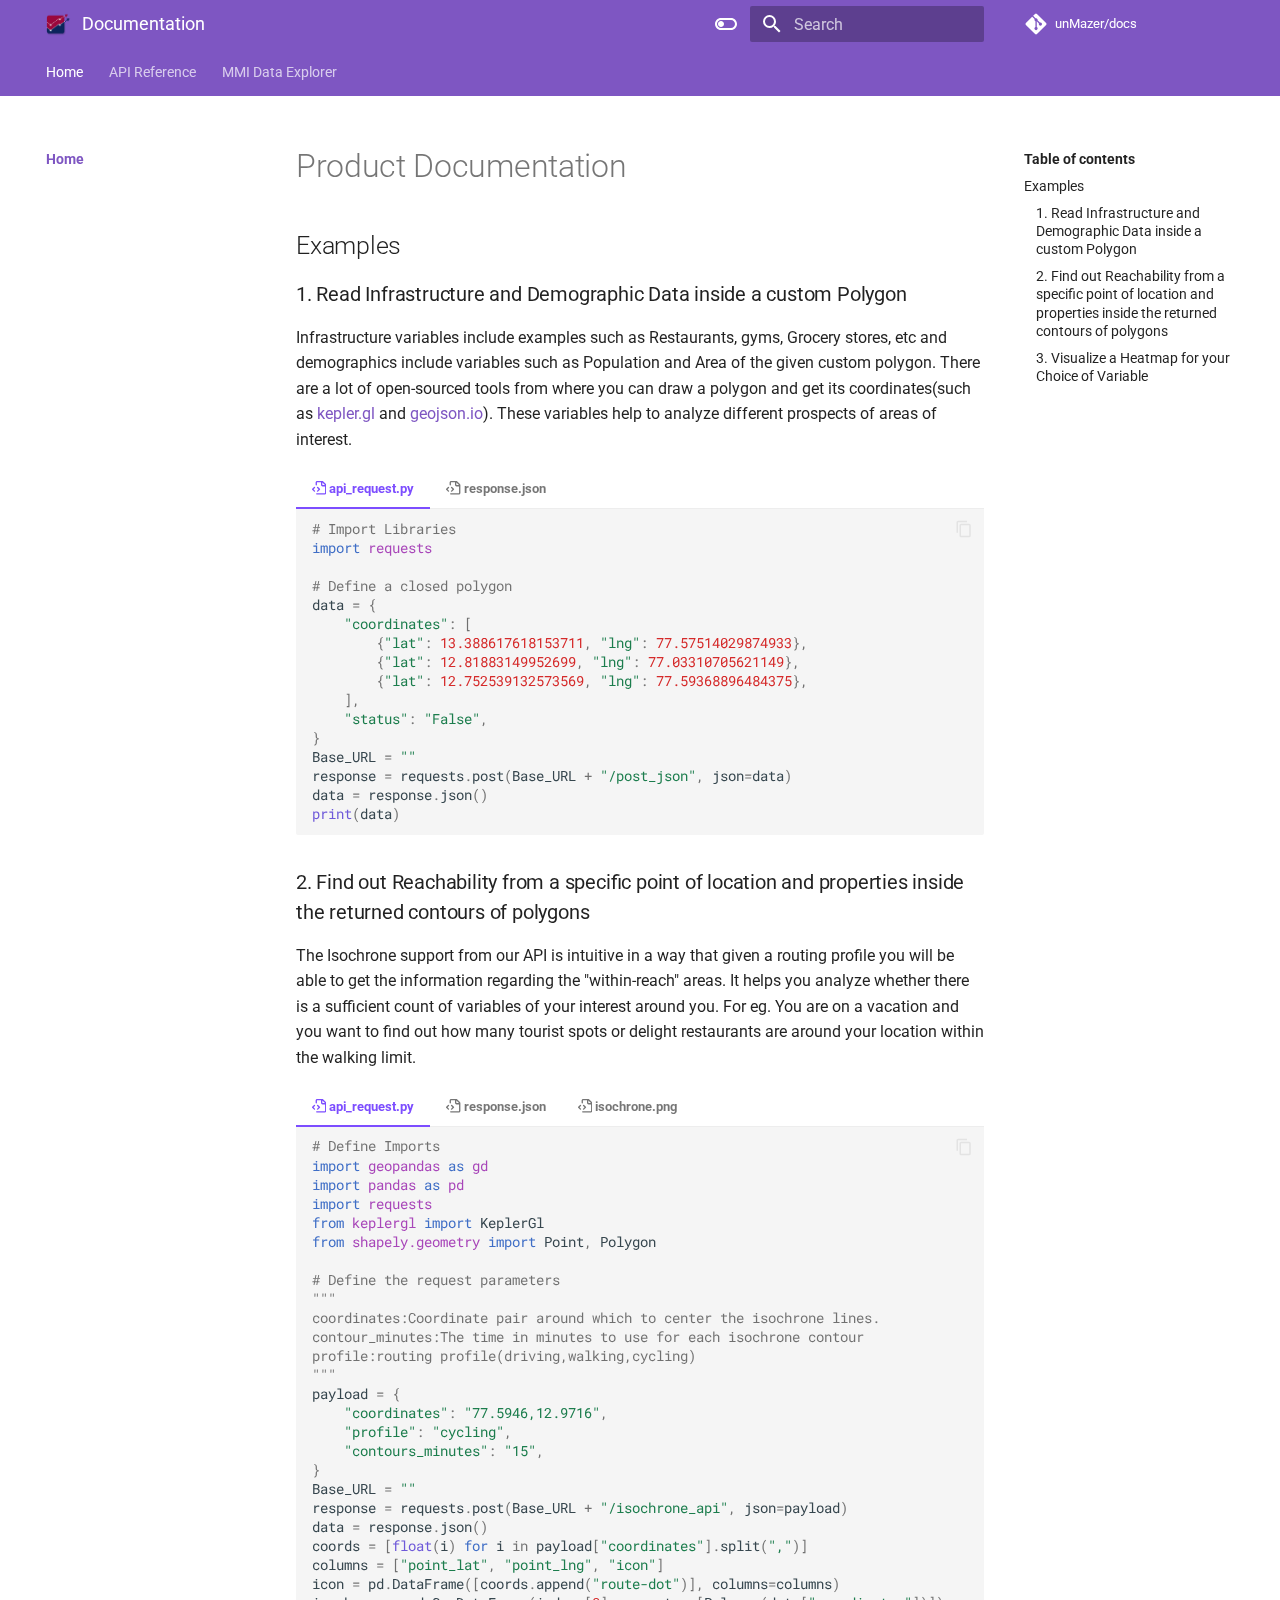
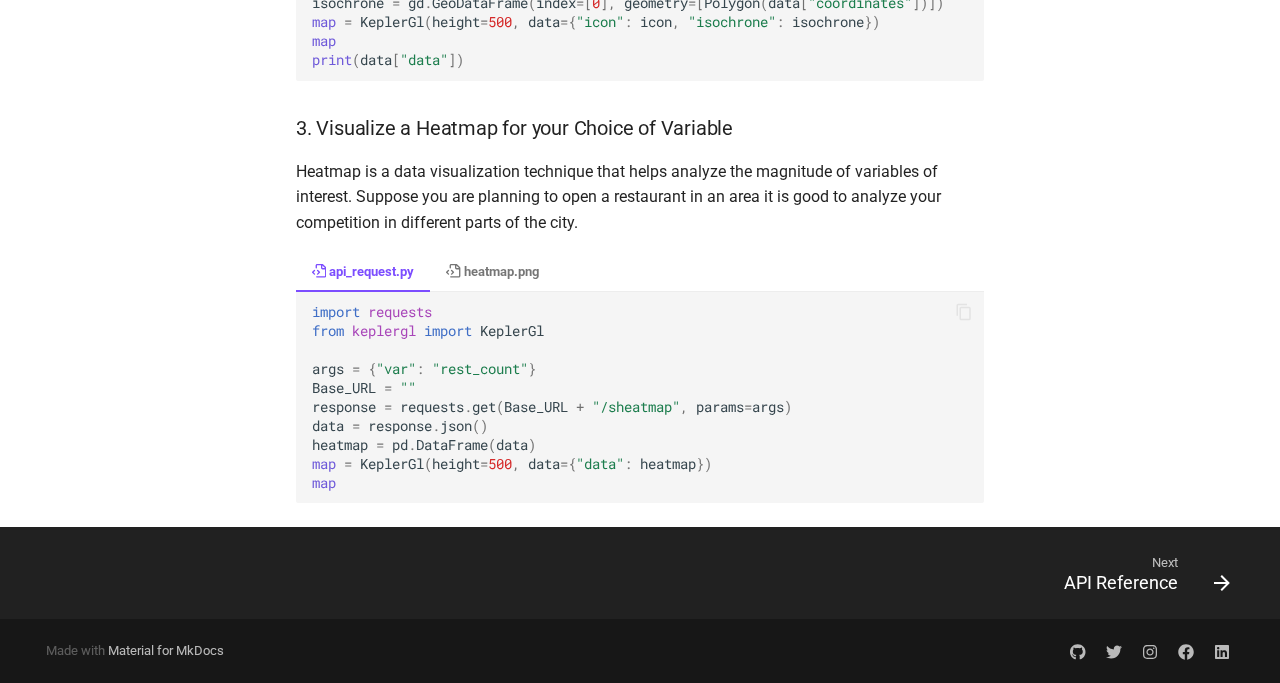
<file: index.html>
<!doctype html>
<html lang="en" class="no-js">
  <head>
    
      <meta charset="utf-8">
      <meta name="viewport" content="width=device-width,initial-scale=1">
      
        <meta name="description" content="This is the official product documentation for Unmazer.ai. Leverage our API, for your specific use-case.">
      
      
      
      
        <link rel="canonical" href="https://docs.unmazer.ai/">
      
      <link rel="icon" href="assets/images/logo.png">
      <meta name="generator" content="mkdocs-1.2.3, mkdocs-material-7.3.6">
    
    
      
        <title>Documentation</title>
      
    
    
      <link rel="stylesheet" href="assets/stylesheets/main.a57b2b03.min.css">
      
        
        <link rel="stylesheet" href="assets/stylesheets/palette.3f5d1f46.min.css">
        
      
    
    
    
      
        
        <link rel="preconnect" href="https://fonts.gstatic.com" crossorigin>
        <link rel="stylesheet" href="https://fonts.googleapis.com/css?family=Roboto:300,400,400i,700%7CRoboto+Mono&display=fallback">
        <style>:root{--md-text-font-family:"Roboto";--md-code-font-family:"Roboto Mono"}</style>
      
    
    
    
      <link rel="stylesheet" href="assets/css/extra.css">
    
    
      


    
    
  </head>
  
  
    
    
      
    
    
    
    
    <body dir="ltr" data-md-color-scheme="default" data-md-color-primary="deep-purple" data-md-color-accent="deep-purple">
  
    
    <script>function __prefix(e){return new URL(".",location).pathname+"."+e}function __get(e,t=localStorage){return JSON.parse(t.getItem(__prefix(e)))}</script>
    
      <script>var palette=__get("__palette");if(null!==palette&&"object"==typeof palette.color)for(var key in palette.color)document.body.setAttribute("data-md-color-"+key,palette.color[key])</script>
    
    <input class="md-toggle" data-md-toggle="drawer" type="checkbox" id="__drawer" autocomplete="off">
    <input class="md-toggle" data-md-toggle="search" type="checkbox" id="__search" autocomplete="off">
    <label class="md-overlay" for="__drawer"></label>
    <div data-md-component="skip">
      
        
        <a href="#product-documentation" class="md-skip">
          Skip to content
        </a>
      
    </div>
    <div data-md-component="announce">
      
    </div>
    
      

<header class="md-header" data-md-component="header">
  <nav class="md-header__inner md-grid" aria-label="Header">
    <a href="." title="Documentation" class="md-header__button md-logo" aria-label="Documentation" data-md-component="logo">
      
  <img src="assets/images/logo.png" alt="logo">

    </a>
    <label class="md-header__button md-icon" for="__drawer">
      <svg xmlns="http://www.w3.org/2000/svg" viewBox="0 0 24 24"><path d="M3 6h18v2H3V6m0 5h18v2H3v-2m0 5h18v2H3v-2z"/></svg>
    </label>
    <div class="md-header__title" data-md-component="header-title">
      <div class="md-header__ellipsis">
        <div class="md-header__topic">
          <span class="md-ellipsis">
            Documentation
          </span>
        </div>
        <div class="md-header__topic" data-md-component="header-topic">
          <span class="md-ellipsis">
            
              Home
            
          </span>
        </div>
      </div>
    </div>
    
      <form class="md-header__option" data-md-component="palette">
        
          
          
          <input class="md-option" data-md-color-media="" data-md-color-scheme="default" data-md-color-primary="deep-purple" data-md-color-accent="deep-purple"  aria-label="Switch to dark mode"  type="radio" name="__palette" id="__palette_1">
          
            <label class="md-header__button md-icon" title="Switch to dark mode" for="__palette_2" hidden>
              <svg xmlns="http://www.w3.org/2000/svg" viewBox="0 0 24 24"><path d="M17 6H7c-3.31 0-6 2.69-6 6s2.69 6 6 6h10c3.31 0 6-2.69 6-6s-2.69-6-6-6zm0 10H7c-2.21 0-4-1.79-4-4s1.79-4 4-4h10c2.21 0 4 1.79 4 4s-1.79 4-4 4zM7 9c-1.66 0-3 1.34-3 3s1.34 3 3 3 3-1.34 3-3-1.34-3-3-3z"/></svg>
            </label>
          
        
          
          
          <input class="md-option" data-md-color-media="" data-md-color-scheme="slate" data-md-color-primary="indigo" data-md-color-accent="indigo"  aria-label="Switch to light mode"  type="radio" name="__palette" id="__palette_2">
          
            <label class="md-header__button md-icon" title="Switch to light mode" for="__palette_1" hidden>
              <svg xmlns="http://www.w3.org/2000/svg" viewBox="0 0 24 24"><path d="M17 7H7a5 5 0 0 0-5 5 5 5 0 0 0 5 5h10a5 5 0 0 0 5-5 5 5 0 0 0-5-5m0 8a3 3 0 0 1-3-3 3 3 0 0 1 3-3 3 3 0 0 1 3 3 3 3 0 0 1-3 3z"/></svg>
            </label>
          
        
      </form>
    
    
    
      <label class="md-header__button md-icon" for="__search">
        <svg xmlns="http://www.w3.org/2000/svg" viewBox="0 0 24 24"><path d="M9.5 3A6.5 6.5 0 0 1 16 9.5c0 1.61-.59 3.09-1.56 4.23l.27.27h.79l5 5-1.5 1.5-5-5v-.79l-.27-.27A6.516 6.516 0 0 1 9.5 16 6.5 6.5 0 0 1 3 9.5 6.5 6.5 0 0 1 9.5 3m0 2C7 5 5 7 5 9.5S7 14 9.5 14 14 12 14 9.5 12 5 9.5 5z"/></svg>
      </label>
      
<div class="md-search" data-md-component="search" role="dialog">
  <label class="md-search__overlay" for="__search"></label>
  <div class="md-search__inner" role="search">
    <form class="md-search__form" name="search">
      <input type="text" class="md-search__input" name="query" aria-label="Search" placeholder="Search" autocapitalize="off" autocorrect="off" autocomplete="off" spellcheck="false" data-md-component="search-query" required>
      <label class="md-search__icon md-icon" for="__search">
        <svg xmlns="http://www.w3.org/2000/svg" viewBox="0 0 24 24"><path d="M9.5 3A6.5 6.5 0 0 1 16 9.5c0 1.61-.59 3.09-1.56 4.23l.27.27h.79l5 5-1.5 1.5-5-5v-.79l-.27-.27A6.516 6.516 0 0 1 9.5 16 6.5 6.5 0 0 1 3 9.5 6.5 6.5 0 0 1 9.5 3m0 2C7 5 5 7 5 9.5S7 14 9.5 14 14 12 14 9.5 12 5 9.5 5z"/></svg>
        <svg xmlns="http://www.w3.org/2000/svg" viewBox="0 0 24 24"><path d="M20 11v2H8l5.5 5.5-1.42 1.42L4.16 12l7.92-7.92L13.5 5.5 8 11h12z"/></svg>
      </label>
      <nav class="md-search__options" aria-label="Search">
        
        <button type="reset" class="md-search__icon md-icon" aria-label="Clear" tabindex="-1">
          <svg xmlns="http://www.w3.org/2000/svg" viewBox="0 0 24 24"><path d="M19 6.41 17.59 5 12 10.59 6.41 5 5 6.41 10.59 12 5 17.59 6.41 19 12 13.41 17.59 19 19 17.59 13.41 12 19 6.41z"/></svg>
        </button>
      </nav>
      
    </form>
    <div class="md-search__output">
      <div class="md-search__scrollwrap" data-md-scrollfix>
        <div class="md-search-result" data-md-component="search-result">
          <div class="md-search-result__meta">
            Initializing search
          </div>
          <ol class="md-search-result__list"></ol>
        </div>
      </div>
    </div>
  </div>
</div>
    
    
      <div class="md-header__source">
        
<a href="https://github.com/unmazer/api-documentation" title="Go to repository" class="md-source" data-md-component="source">
  <div class="md-source__icon md-icon">
    
    <svg xmlns="http://www.w3.org/2000/svg" viewBox="0 0 448 512"><path d="M439.55 236.05 244 40.45a28.87 28.87 0 0 0-40.81 0l-40.66 40.63 51.52 51.52c27.06-9.14 52.68 16.77 43.39 43.68l49.66 49.66c34.23-11.8 61.18 31 35.47 56.69-26.49 26.49-70.21-2.87-56-37.34L240.22 199v121.85c25.3 12.54 22.26 41.85 9.08 55a34.34 34.34 0 0 1-48.55 0c-17.57-17.6-11.07-46.91 11.25-56v-123c-20.8-8.51-24.6-30.74-18.64-45L142.57 101 8.45 235.14a28.86 28.86 0 0 0 0 40.81l195.61 195.6a28.86 28.86 0 0 0 40.8 0l194.69-194.69a28.86 28.86 0 0 0 0-40.81z"/></svg>
  </div>
  <div class="md-source__repository">
    unMazer/docs
  </div>
</a>
      </div>
    
  </nav>
  
</header>
    
    <div class="md-container" data-md-component="container">
      
      
        
          
            
<nav class="md-tabs" aria-label="Tabs" data-md-component="tabs">
  <div class="md-tabs__inner md-grid">
    <ul class="md-tabs__list">
      
        
  
  
    
  


  <li class="md-tabs__item">
    <a href="." class="md-tabs__link md-tabs__link--active">
      Home
    </a>
  </li>

      
        
  
  


  <li class="md-tabs__item">
    <a href="openapi.html" class="md-tabs__link">
      API Reference
    </a>
  </li>

      
        
  
  


  <li class="md-tabs__item">
    <a href="https://mmiexp.herokuapp.com/" class="md-tabs__link">
      MMI Data Explorer
    </a>
  </li>

      
    </ul>
  </div>
</nav>
          
        
      
      <main class="md-main" data-md-component="main">
        <div class="md-main__inner md-grid">
          
            
              
              <div class="md-sidebar md-sidebar--primary" data-md-component="sidebar" data-md-type="navigation" >
                <div class="md-sidebar__scrollwrap">
                  <div class="md-sidebar__inner">
                    

  


<nav class="md-nav md-nav--primary md-nav--lifted" aria-label="Navigation" data-md-level="0">
  <label class="md-nav__title" for="__drawer">
    <a href="." title="Documentation" class="md-nav__button md-logo" aria-label="Documentation" data-md-component="logo">
      
  <img src="assets/images/logo.png" alt="logo">

    </a>
    Documentation
  </label>
  
    <div class="md-nav__source">
      
<a href="https://github.com/unmazer/api-documentation" title="Go to repository" class="md-source" data-md-component="source">
  <div class="md-source__icon md-icon">
    
    <svg xmlns="http://www.w3.org/2000/svg" viewBox="0 0 448 512"><path d="M439.55 236.05 244 40.45a28.87 28.87 0 0 0-40.81 0l-40.66 40.63 51.52 51.52c27.06-9.14 52.68 16.77 43.39 43.68l49.66 49.66c34.23-11.8 61.18 31 35.47 56.69-26.49 26.49-70.21-2.87-56-37.34L240.22 199v121.85c25.3 12.54 22.26 41.85 9.08 55a34.34 34.34 0 0 1-48.55 0c-17.57-17.6-11.07-46.91 11.25-56v-123c-20.8-8.51-24.6-30.74-18.64-45L142.57 101 8.45 235.14a28.86 28.86 0 0 0 0 40.81l195.61 195.6a28.86 28.86 0 0 0 40.8 0l194.69-194.69a28.86 28.86 0 0 0 0-40.81z"/></svg>
  </div>
  <div class="md-source__repository">
    unMazer/docs
  </div>
</a>
    </div>
  
  <ul class="md-nav__list" data-md-scrollfix>
    
      
      
      

  
  
    
  
  
    <li class="md-nav__item md-nav__item--active">
      
      <input class="md-nav__toggle md-toggle" data-md-toggle="toc" type="checkbox" id="__toc">
      
      
        
      
      
        <label class="md-nav__link md-nav__link--active" for="__toc">
          Home
          <span class="md-nav__icon md-icon"></span>
        </label>
      
      <a href="." class="md-nav__link md-nav__link--active">
        Home
      </a>
      
        


<nav class="md-nav md-nav--secondary" aria-label="Table of contents">
  
  
  
    
  
  
    <label class="md-nav__title" for="__toc">
      <span class="md-nav__icon md-icon"></span>
      Table of contents
    </label>
    <ul class="md-nav__list" data-md-component="toc" data-md-scrollfix>
      
        <li class="md-nav__item">
  <a href="#examples" class="md-nav__link">
    Examples
  </a>
  
    <nav class="md-nav" aria-label="Examples">
      <ul class="md-nav__list">
        
          <li class="md-nav__item">
  <a href="#1-read-infrastructure-and-demographic-data-inside-a-custom-polygon" class="md-nav__link">
    1. Read Infrastructure and Demographic Data inside a custom Polygon
  </a>
  
</li>
        
          <li class="md-nav__item">
  <a href="#2-find-out-reachability-from-a-specific-point-of-location-and-properties-inside-the-returned-contours-of-polygons" class="md-nav__link">
    2. Find out Reachability from a specific point of location and properties inside the returned contours of polygons
  </a>
  
</li>
        
          <li class="md-nav__item">
  <a href="#3-visualize-a-heatmap-for-your-choice-of-variable" class="md-nav__link">
    3. Visualize a Heatmap for your Choice of Variable
  </a>
  
</li>
        
      </ul>
    </nav>
  
</li>
      
    </ul>
  
</nav>
      
    </li>
  

    
      
      
      

  
  
  
    <li class="md-nav__item">
      <a href="openapi.html" class="md-nav__link">
        API Reference
      </a>
    </li>
  

    
      
      
      

  
  
  
    <li class="md-nav__item">
      <a href="https://mmiexp.herokuapp.com/" class="md-nav__link">
        MMI Data Explorer
      </a>
    </li>
  

    
  </ul>
</nav>
                  </div>
                </div>
              </div>
            
            
              
              <div class="md-sidebar md-sidebar--secondary" data-md-component="sidebar" data-md-type="toc" >
                <div class="md-sidebar__scrollwrap">
                  <div class="md-sidebar__inner">
                    


<nav class="md-nav md-nav--secondary" aria-label="Table of contents">
  
  
  
    
  
  
    <label class="md-nav__title" for="__toc">
      <span class="md-nav__icon md-icon"></span>
      Table of contents
    </label>
    <ul class="md-nav__list" data-md-component="toc" data-md-scrollfix>
      
        <li class="md-nav__item">
  <a href="#examples" class="md-nav__link">
    Examples
  </a>
  
    <nav class="md-nav" aria-label="Examples">
      <ul class="md-nav__list">
        
          <li class="md-nav__item">
  <a href="#1-read-infrastructure-and-demographic-data-inside-a-custom-polygon" class="md-nav__link">
    1. Read Infrastructure and Demographic Data inside a custom Polygon
  </a>
  
</li>
        
          <li class="md-nav__item">
  <a href="#2-find-out-reachability-from-a-specific-point-of-location-and-properties-inside-the-returned-contours-of-polygons" class="md-nav__link">
    2. Find out Reachability from a specific point of location and properties inside the returned contours of polygons
  </a>
  
</li>
        
          <li class="md-nav__item">
  <a href="#3-visualize-a-heatmap-for-your-choice-of-variable" class="md-nav__link">
    3. Visualize a Heatmap for your Choice of Variable
  </a>
  
</li>
        
      </ul>
    </nav>
  
</li>
      
    </ul>
  
</nav>
                  </div>
                </div>
              </div>
            
          
          <div class="md-content" data-md-component="content">
            <article class="md-content__inner md-typeset">
              
                
                
                <h1 id="product-documentation">Product Documentation<a class="headerlink" href="#product-documentation" title="Permanent link">&para;</a></h1>
<h2 id="examples">Examples<a class="headerlink" href="#examples" title="Permanent link">&para;</a></h2>
<h3 id="1-read-infrastructure-and-demographic-data-inside-a-custom-polygon">1. Read Infrastructure and Demographic Data inside a custom Polygon<a class="headerlink" href="#1-read-infrastructure-and-demographic-data-inside-a-custom-polygon" title="Permanent link">&para;</a></h3>
<p>Infrastructure variables include examples such as Restaurants, gyms, Grocery
stores, etc and demographics include variables such as Population and Area of
the given custom polygon. There are a lot of open-sourced tools from where you
can draw a polygon and get its coordinates(such as
<a href="https://kepler.gl/">kepler.gl</a> and <a href="https://geojson.io/">geojson.io</a>). These
variables help to analyze different prospects of areas of interest.</p>
<div class="tabbed-set tabbed-alternate" data-tabs="1:2"><input checked="checked" id="__tabbed_1_1" name="__tabbed_1" type="radio" /><input id="__tabbed_1_2" name="__tabbed_1" type="radio" /><div class="tabbed-labels"><label for="__tabbed_1_1"><span class="twemoji"><svg xmlns="http://www.w3.org/2000/svg" viewBox="0 0 16 16"><path fill-rule="evenodd" d="M4 1.75C4 .784 4.784 0 5.75 0h5.586c.464 0 .909.184 1.237.513l2.914 2.914c.329.328.513.773.513 1.237v8.586A1.75 1.75 0 0 1 14.25 15h-9a.75.75 0 0 1 0-1.5h9a.25.25 0 0 0 .25-.25V6h-2.75A1.75 1.75 0 0 1 10 4.25V1.5H5.75a.25.25 0 0 0-.25.25v2.5a.75.75 0 0 1-1.5 0v-2.5zm7.5-.188V4.25c0 .138.112.25.25.25h2.688a.252.252 0 0 0-.011-.013l-2.914-2.914a.272.272 0 0 0-.013-.011zM5.72 6.72a.75.75 0 0 0 0 1.06l1.47 1.47-1.47 1.47a.75.75 0 1 0 1.06 1.06l2-2a.75.75 0 0 0 0-1.06l-2-2a.75.75 0 0 0-1.06 0zM3.28 7.78a.75.75 0 0 0-1.06-1.06l-2 2a.75.75 0 0 0 0 1.06l2 2a.75.75 0 0 0 1.06-1.06L1.81 9.25l1.47-1.47z"/></svg></span> api_request.py</label><label for="__tabbed_1_2"><span class="twemoji"><svg xmlns="http://www.w3.org/2000/svg" viewBox="0 0 16 16"><path fill-rule="evenodd" d="M4 1.75C4 .784 4.784 0 5.75 0h5.586c.464 0 .909.184 1.237.513l2.914 2.914c.329.328.513.773.513 1.237v8.586A1.75 1.75 0 0 1 14.25 15h-9a.75.75 0 0 1 0-1.5h9a.25.25 0 0 0 .25-.25V6h-2.75A1.75 1.75 0 0 1 10 4.25V1.5H5.75a.25.25 0 0 0-.25.25v2.5a.75.75 0 0 1-1.5 0v-2.5zm7.5-.188V4.25c0 .138.112.25.25.25h2.688a.252.252 0 0 0-.011-.013l-2.914-2.914a.272.272 0 0 0-.013-.011zM5.72 6.72a.75.75 0 0 0 0 1.06l1.47 1.47-1.47 1.47a.75.75 0 1 0 1.06 1.06l2-2a.75.75 0 0 0 0-1.06l-2-2a.75.75 0 0 0-1.06 0zM3.28 7.78a.75.75 0 0 0-1.06-1.06l-2 2a.75.75 0 0 0 0 1.06l2 2a.75.75 0 0 0 1.06-1.06L1.81 9.25l1.47-1.47z"/></svg></span> response.json</label></div>
<div class="tabbed-content">
<div class="tabbed-block">
<div class="highlight"><pre><span></span><code><span class="c1"># Import Libraries</span>
<span class="kn">import</span> <span class="nn">requests</span>

<span class="c1"># Define a closed polygon</span>
<span class="n">data</span> <span class="o">=</span> <span class="p">{</span>
    <span class="s2">&quot;coordinates&quot;</span><span class="p">:</span> <span class="p">[</span>
        <span class="p">{</span><span class="s2">&quot;lat&quot;</span><span class="p">:</span> <span class="mf">13.388617618153711</span><span class="p">,</span> <span class="s2">&quot;lng&quot;</span><span class="p">:</span> <span class="mf">77.57514029874933</span><span class="p">},</span>
        <span class="p">{</span><span class="s2">&quot;lat&quot;</span><span class="p">:</span> <span class="mf">12.81883149952699</span><span class="p">,</span> <span class="s2">&quot;lng&quot;</span><span class="p">:</span> <span class="mf">77.03310705621149</span><span class="p">},</span>
        <span class="p">{</span><span class="s2">&quot;lat&quot;</span><span class="p">:</span> <span class="mf">12.752539132573569</span><span class="p">,</span> <span class="s2">&quot;lng&quot;</span><span class="p">:</span> <span class="mf">77.59368896484375</span><span class="p">},</span>
    <span class="p">],</span>
    <span class="s2">&quot;status&quot;</span><span class="p">:</span> <span class="s2">&quot;False&quot;</span><span class="p">,</span>
<span class="p">}</span>
<span class="n">Base_URL</span> <span class="o">=</span> <span class="s2">&quot;&quot;</span>
<span class="n">response</span> <span class="o">=</span> <span class="n">requests</span><span class="o">.</span><span class="n">post</span><span class="p">(</span><span class="n">Base_URL</span> <span class="o">+</span> <span class="s2">&quot;/post_json&quot;</span><span class="p">,</span> <span class="n">json</span><span class="o">=</span><span class="n">data</span><span class="p">)</span>
<span class="n">data</span> <span class="o">=</span> <span class="n">response</span><span class="o">.</span><span class="n">json</span><span class="p">()</span>
<span class="nb">print</span><span class="p">(</span><span class="n">data</span><span class="p">)</span>
</code></pre></div>
</div>
<div class="tabbed-block">
<div class="highlight"><pre><span></span><code><span class="p">{</span>
  <span class="nt">&quot;Area&quot;</span><span class="p">:</span> <span class="s2">&quot;2133880086&quot;</span><span class="p">,</span>
  <span class="nt">&quot;Demographics&quot;</span><span class="p">:</span> <span class="p">{</span>
    <span class="nt">&quot;Female&quot;</span><span class="p">:</span> <span class="s2">&quot;3431369&quot;</span><span class="p">,</span>
    <span class="nt">&quot;Houses&quot;</span><span class="p">:</span> <span class="s2">&quot;2648272&quot;</span><span class="p">,</span>
    <span class="nt">&quot;Male&quot;</span><span class="p">:</span> <span class="s2">&quot;3050565&quot;</span><span class="p">,</span>
    <span class="nt">&quot;Population&quot;</span><span class="p">:</span> <span class="s2">&quot;6481934&quot;</span>
  <span class="p">},</span>
  <span class="nt">&quot;Infra&quot;</span><span class="p">:</span> <span class="p">{</span>
    <span class="nt">&quot;Apartments&quot;</span><span class="p">:</span> <span class="s2">&quot;41&quot;</span><span class="p">,</span>
    <span class="nt">&quot;Bus Stops&quot;</span><span class="p">:</span> <span class="s2">&quot;1079&quot;</span><span class="p">,</span>
    <span class="nt">&quot;Cinemas&quot;</span><span class="p">:</span> <span class="s2">&quot;124&quot;</span><span class="p">,</span>
    <span class="nt">&quot;Colleges&quot;</span><span class="p">:</span> <span class="s2">&quot;1977&quot;</span><span class="p">,</span>
    <span class="nt">&quot;Grocery_Stores&quot;</span><span class="p">:</span> <span class="s2">&quot;505&quot;</span><span class="p">,</span>
    <span class="nt">&quot;Gyms&quot;</span><span class="p">:</span> <span class="s2">&quot;778&quot;</span><span class="p">,</span>
    <span class="nt">&quot;Office Parks&quot;</span><span class="p">:</span> <span class="s2">&quot;18&quot;</span><span class="p">,</span>
    <span class="nt">&quot;Pan Shops&quot;</span><span class="p">:</span> <span class="s2">&quot;399&quot;</span><span class="p">,</span>
    <span class="nt">&quot;Police stations&quot;</span><span class="p">:</span> <span class="s2">&quot;109&quot;</span><span class="p">,</span>
    <span class="nt">&quot;Restaurants&quot;</span><span class="p">:</span> <span class="s2">&quot;2061&quot;</span><span class="p">,</span>
    <span class="nt">&quot;Sports Club&quot;</span><span class="p">:</span> <span class="s2">&quot;28&quot;</span><span class="p">,</span>
    <span class="nt">&quot;Warehouse and Godowns&quot;</span><span class="p">:</span> <span class="s2">&quot;1707&quot;</span>
  <span class="p">}</span>
<span class="p">}</span>
</code></pre></div>
</div>
</div>
</div>
<h3 id="2-find-out-reachability-from-a-specific-point-of-location-and-properties-inside-the-returned-contours-of-polygons">2. Find out Reachability from a specific point of location and properties inside the returned contours of polygons<a class="headerlink" href="#2-find-out-reachability-from-a-specific-point-of-location-and-properties-inside-the-returned-contours-of-polygons" title="Permanent link">&para;</a></h3>
<p>The Isochrone support from our API is intuitive in a way that given a routing
profile you will be able to get the information regarding the "within-reach"
areas. It helps you analyze whether there is a sufficient count of variables of
your interest around you. For eg. You are on a vacation and you want to find out
how many tourist spots or delight restaurants are around your location within
the walking limit.</p>
<div class="tabbed-set tabbed-alternate" data-tabs="2:3"><input checked="checked" id="__tabbed_2_1" name="__tabbed_2" type="radio" /><input id="__tabbed_2_2" name="__tabbed_2" type="radio" /><input id="__tabbed_2_3" name="__tabbed_2" type="radio" /><div class="tabbed-labels"><label for="__tabbed_2_1"><span class="twemoji"><svg xmlns="http://www.w3.org/2000/svg" viewBox="0 0 16 16"><path fill-rule="evenodd" d="M4 1.75C4 .784 4.784 0 5.75 0h5.586c.464 0 .909.184 1.237.513l2.914 2.914c.329.328.513.773.513 1.237v8.586A1.75 1.75 0 0 1 14.25 15h-9a.75.75 0 0 1 0-1.5h9a.25.25 0 0 0 .25-.25V6h-2.75A1.75 1.75 0 0 1 10 4.25V1.5H5.75a.25.25 0 0 0-.25.25v2.5a.75.75 0 0 1-1.5 0v-2.5zm7.5-.188V4.25c0 .138.112.25.25.25h2.688a.252.252 0 0 0-.011-.013l-2.914-2.914a.272.272 0 0 0-.013-.011zM5.72 6.72a.75.75 0 0 0 0 1.06l1.47 1.47-1.47 1.47a.75.75 0 1 0 1.06 1.06l2-2a.75.75 0 0 0 0-1.06l-2-2a.75.75 0 0 0-1.06 0zM3.28 7.78a.75.75 0 0 0-1.06-1.06l-2 2a.75.75 0 0 0 0 1.06l2 2a.75.75 0 0 0 1.06-1.06L1.81 9.25l1.47-1.47z"/></svg></span> api_request.py</label><label for="__tabbed_2_2"><span class="twemoji"><svg xmlns="http://www.w3.org/2000/svg" viewBox="0 0 16 16"><path fill-rule="evenodd" d="M4 1.75C4 .784 4.784 0 5.75 0h5.586c.464 0 .909.184 1.237.513l2.914 2.914c.329.328.513.773.513 1.237v8.586A1.75 1.75 0 0 1 14.25 15h-9a.75.75 0 0 1 0-1.5h9a.25.25 0 0 0 .25-.25V6h-2.75A1.75 1.75 0 0 1 10 4.25V1.5H5.75a.25.25 0 0 0-.25.25v2.5a.75.75 0 0 1-1.5 0v-2.5zm7.5-.188V4.25c0 .138.112.25.25.25h2.688a.252.252 0 0 0-.011-.013l-2.914-2.914a.272.272 0 0 0-.013-.011zM5.72 6.72a.75.75 0 0 0 0 1.06l1.47 1.47-1.47 1.47a.75.75 0 1 0 1.06 1.06l2-2a.75.75 0 0 0 0-1.06l-2-2a.75.75 0 0 0-1.06 0zM3.28 7.78a.75.75 0 0 0-1.06-1.06l-2 2a.75.75 0 0 0 0 1.06l2 2a.75.75 0 0 0 1.06-1.06L1.81 9.25l1.47-1.47z"/></svg></span> response.json</label><label for="__tabbed_2_3"><span class="twemoji"><svg xmlns="http://www.w3.org/2000/svg" viewBox="0 0 16 16"><path fill-rule="evenodd" d="M4 1.75C4 .784 4.784 0 5.75 0h5.586c.464 0 .909.184 1.237.513l2.914 2.914c.329.328.513.773.513 1.237v8.586A1.75 1.75 0 0 1 14.25 15h-9a.75.75 0 0 1 0-1.5h9a.25.25 0 0 0 .25-.25V6h-2.75A1.75 1.75 0 0 1 10 4.25V1.5H5.75a.25.25 0 0 0-.25.25v2.5a.75.75 0 0 1-1.5 0v-2.5zm7.5-.188V4.25c0 .138.112.25.25.25h2.688a.252.252 0 0 0-.011-.013l-2.914-2.914a.272.272 0 0 0-.013-.011zM5.72 6.72a.75.75 0 0 0 0 1.06l1.47 1.47-1.47 1.47a.75.75 0 1 0 1.06 1.06l2-2a.75.75 0 0 0 0-1.06l-2-2a.75.75 0 0 0-1.06 0zM3.28 7.78a.75.75 0 0 0-1.06-1.06l-2 2a.75.75 0 0 0 0 1.06l2 2a.75.75 0 0 0 1.06-1.06L1.81 9.25l1.47-1.47z"/></svg></span> isochrone.png</label></div>
<div class="tabbed-content">
<div class="tabbed-block">
<div class="highlight"><pre><span></span><code><span class="c1"># Define Imports</span>
<span class="kn">import</span> <span class="nn">geopandas</span> <span class="k">as</span> <span class="nn">gd</span>
<span class="kn">import</span> <span class="nn">pandas</span> <span class="k">as</span> <span class="nn">pd</span>
<span class="kn">import</span> <span class="nn">requests</span>
<span class="kn">from</span> <span class="nn">keplergl</span> <span class="kn">import</span> <span class="n">KeplerGl</span>
<span class="kn">from</span> <span class="nn">shapely.geometry</span> <span class="kn">import</span> <span class="n">Point</span><span class="p">,</span> <span class="n">Polygon</span>

<span class="c1"># Define the request parameters</span>
<span class="sd">&quot;&quot;&quot;</span>
<span class="sd">coordinates:Coordinate pair around which to center the isochrone lines.</span>
<span class="sd">contour_minutes:The time in minutes to use for each isochrone contour</span>
<span class="sd">profile:routing profile(driving,walking,cycling)</span>
<span class="sd">&quot;&quot;&quot;</span>
<span class="n">payload</span> <span class="o">=</span> <span class="p">{</span>
    <span class="s2">&quot;coordinates&quot;</span><span class="p">:</span> <span class="s2">&quot;77.5946,12.9716&quot;</span><span class="p">,</span>
    <span class="s2">&quot;profile&quot;</span><span class="p">:</span> <span class="s2">&quot;cycling&quot;</span><span class="p">,</span>
    <span class="s2">&quot;contours_minutes&quot;</span><span class="p">:</span> <span class="s2">&quot;15&quot;</span><span class="p">,</span>
<span class="p">}</span>
<span class="n">Base_URL</span> <span class="o">=</span> <span class="s2">&quot;&quot;</span>
<span class="n">response</span> <span class="o">=</span> <span class="n">requests</span><span class="o">.</span><span class="n">post</span><span class="p">(</span><span class="n">Base_URL</span> <span class="o">+</span> <span class="s2">&quot;/isochrone_api&quot;</span><span class="p">,</span> <span class="n">json</span><span class="o">=</span><span class="n">payload</span><span class="p">)</span>
<span class="n">data</span> <span class="o">=</span> <span class="n">response</span><span class="o">.</span><span class="n">json</span><span class="p">()</span>
<span class="n">coords</span> <span class="o">=</span> <span class="p">[</span><span class="nb">float</span><span class="p">(</span><span class="n">i</span><span class="p">)</span> <span class="k">for</span> <span class="n">i</span> <span class="ow">in</span> <span class="n">payload</span><span class="p">[</span><span class="s2">&quot;coordinates&quot;</span><span class="p">]</span><span class="o">.</span><span class="n">split</span><span class="p">(</span><span class="s2">&quot;,&quot;</span><span class="p">)]</span>
<span class="n">columns</span> <span class="o">=</span> <span class="p">[</span><span class="s2">&quot;point_lat&quot;</span><span class="p">,</span> <span class="s2">&quot;point_lng&quot;</span><span class="p">,</span> <span class="s2">&quot;icon&quot;</span><span class="p">]</span>
<span class="n">icon</span> <span class="o">=</span> <span class="n">pd</span><span class="o">.</span><span class="n">DataFrame</span><span class="p">([</span><span class="n">coords</span><span class="o">.</span><span class="n">append</span><span class="p">(</span><span class="s2">&quot;route-dot&quot;</span><span class="p">)],</span> <span class="n">columns</span><span class="o">=</span><span class="n">columns</span><span class="p">)</span>
<span class="n">isochrone</span> <span class="o">=</span> <span class="n">gd</span><span class="o">.</span><span class="n">GeoDataFrame</span><span class="p">(</span><span class="n">index</span><span class="o">=</span><span class="p">[</span><span class="mi">0</span><span class="p">],</span> <span class="n">geometry</span><span class="o">=</span><span class="p">[</span><span class="n">Polygon</span><span class="p">(</span><span class="n">data</span><span class="p">[</span><span class="s2">&quot;coordinates&quot;</span><span class="p">])])</span>
<span class="nb">map</span> <span class="o">=</span> <span class="n">KeplerGl</span><span class="p">(</span><span class="n">height</span><span class="o">=</span><span class="mi">500</span><span class="p">,</span> <span class="n">data</span><span class="o">=</span><span class="p">{</span><span class="s2">&quot;icon&quot;</span><span class="p">:</span> <span class="n">icon</span><span class="p">,</span> <span class="s2">&quot;isochrone&quot;</span><span class="p">:</span> <span class="n">isochrone</span><span class="p">})</span>
<span class="nb">map</span>
<span class="nb">print</span><span class="p">(</span><span class="n">data</span><span class="p">[</span><span class="s2">&quot;data&quot;</span><span class="p">])</span>
</code></pre></div>
</div>
<div class="tabbed-block">
<div class="highlight"><pre><span></span><code><span class="p">{</span>
  <span class="nt">&quot;Demographics&quot;</span><span class="p">:</span> <span class="p">{</span>
    <span class="nt">&quot;Female&quot;</span><span class="p">:</span> <span class="s2">&quot;4857320&quot;</span><span class="p">,</span>
    <span class="nt">&quot;Houses&quot;</span><span class="p">:</span> <span class="s2">&quot;3476412&quot;</span><span class="p">,</span>
    <span class="nt">&quot;Male&quot;</span><span class="p">:</span> <span class="s2">&quot;4379339&quot;</span><span class="p">,</span>
    <span class="nt">&quot;Population&quot;</span><span class="p">:</span> <span class="s2">&quot;9236659&quot;</span>
  <span class="p">},</span>
  <span class="nt">&quot;Infra&quot;</span><span class="p">:</span> <span class="p">{</span>
    <span class="nt">&quot;Apartments&quot;</span><span class="p">:</span> <span class="s2">&quot;119&quot;</span><span class="p">,</span>
    <span class="nt">&quot;Bus Stops&quot;</span><span class="p">:</span> <span class="s2">&quot;1850&quot;</span><span class="p">,</span>
    <span class="nt">&quot;Cinemas&quot;</span><span class="p">:</span> <span class="s2">&quot;207&quot;</span><span class="p">,</span>
    <span class="nt">&quot;Colleges&quot;</span><span class="p">:</span> <span class="s2">&quot;3667&quot;</span><span class="p">,</span>
    <span class="nt">&quot;Grocery_Stores&quot;</span><span class="p">:</span> <span class="s2">&quot;1412&quot;</span><span class="p">,</span>
    <span class="nt">&quot;Gyms&quot;</span><span class="p">:</span> <span class="s2">&quot;1575&quot;</span><span class="p">,</span>
    <span class="nt">&quot;Office Parks&quot;</span><span class="p">:</span> <span class="s2">&quot;119&quot;</span><span class="p">,</span>
    <span class="nt">&quot;Pan Shops&quot;</span><span class="p">:</span> <span class="s2">&quot;966&quot;</span><span class="p">,</span>
    <span class="nt">&quot;Police stations&quot;</span><span class="p">:</span> <span class="s2">&quot;220&quot;</span><span class="p">,</span>
    <span class="nt">&quot;Restaurants&quot;</span><span class="p">:</span> <span class="s2">&quot;6685&quot;</span><span class="p">,</span>
    <span class="nt">&quot;Sports Club&quot;</span><span class="p">:</span> <span class="s2">&quot;48&quot;</span><span class="p">,</span>
    <span class="nt">&quot;Warehouse and Godowns&quot;</span><span class="p">:</span> <span class="s2">&quot;1869&quot;</span>
  <span class="p">}</span>
<span class="p">}</span>
</code></pre></div>
</div>
<div class="tabbed-block">
<p><img alt="Ischrone for given Latitude and Longitude" src="assets/images/isochrone.png" /></p>
</div>
</div>
</div>
<h3 id="3-visualize-a-heatmap-for-your-choice-of-variable">3. Visualize a Heatmap for your Choice of Variable<a class="headerlink" href="#3-visualize-a-heatmap-for-your-choice-of-variable" title="Permanent link">&para;</a></h3>
<p>Heatmap is a data visualization technique that helps analyze the magnitude of variables of interest. Suppose you are planning to open a restaurant in an area it is good to analyze your competition in different parts of the city.</p>
<div class="tabbed-set tabbed-alternate" data-tabs="3:2"><input checked="checked" id="__tabbed_3_1" name="__tabbed_3" type="radio" /><input id="__tabbed_3_2" name="__tabbed_3" type="radio" /><div class="tabbed-labels"><label for="__tabbed_3_1"><span class="twemoji"><svg xmlns="http://www.w3.org/2000/svg" viewBox="0 0 16 16"><path fill-rule="evenodd" d="M4 1.75C4 .784 4.784 0 5.75 0h5.586c.464 0 .909.184 1.237.513l2.914 2.914c.329.328.513.773.513 1.237v8.586A1.75 1.75 0 0 1 14.25 15h-9a.75.75 0 0 1 0-1.5h9a.25.25 0 0 0 .25-.25V6h-2.75A1.75 1.75 0 0 1 10 4.25V1.5H5.75a.25.25 0 0 0-.25.25v2.5a.75.75 0 0 1-1.5 0v-2.5zm7.5-.188V4.25c0 .138.112.25.25.25h2.688a.252.252 0 0 0-.011-.013l-2.914-2.914a.272.272 0 0 0-.013-.011zM5.72 6.72a.75.75 0 0 0 0 1.06l1.47 1.47-1.47 1.47a.75.75 0 1 0 1.06 1.06l2-2a.75.75 0 0 0 0-1.06l-2-2a.75.75 0 0 0-1.06 0zM3.28 7.78a.75.75 0 0 0-1.06-1.06l-2 2a.75.75 0 0 0 0 1.06l2 2a.75.75 0 0 0 1.06-1.06L1.81 9.25l1.47-1.47z"/></svg></span> api_request.py</label><label for="__tabbed_3_2"><span class="twemoji"><svg xmlns="http://www.w3.org/2000/svg" viewBox="0 0 16 16"><path fill-rule="evenodd" d="M4 1.75C4 .784 4.784 0 5.75 0h5.586c.464 0 .909.184 1.237.513l2.914 2.914c.329.328.513.773.513 1.237v8.586A1.75 1.75 0 0 1 14.25 15h-9a.75.75 0 0 1 0-1.5h9a.25.25 0 0 0 .25-.25V6h-2.75A1.75 1.75 0 0 1 10 4.25V1.5H5.75a.25.25 0 0 0-.25.25v2.5a.75.75 0 0 1-1.5 0v-2.5zm7.5-.188V4.25c0 .138.112.25.25.25h2.688a.252.252 0 0 0-.011-.013l-2.914-2.914a.272.272 0 0 0-.013-.011zM5.72 6.72a.75.75 0 0 0 0 1.06l1.47 1.47-1.47 1.47a.75.75 0 1 0 1.06 1.06l2-2a.75.75 0 0 0 0-1.06l-2-2a.75.75 0 0 0-1.06 0zM3.28 7.78a.75.75 0 0 0-1.06-1.06l-2 2a.75.75 0 0 0 0 1.06l2 2a.75.75 0 0 0 1.06-1.06L1.81 9.25l1.47-1.47z"/></svg></span> heatmap.png</label></div>
<div class="tabbed-content">
<div class="tabbed-block">
<div class="highlight"><pre><span></span><code><span class="kn">import</span> <span class="nn">requests</span>
<span class="kn">from</span> <span class="nn">keplergl</span> <span class="kn">import</span> <span class="n">KeplerGl</span>

<span class="n">args</span> <span class="o">=</span> <span class="p">{</span><span class="s2">&quot;var&quot;</span><span class="p">:</span> <span class="s2">&quot;rest_count&quot;</span><span class="p">}</span>
<span class="n">Base_URL</span> <span class="o">=</span> <span class="s2">&quot;&quot;</span>
<span class="n">response</span> <span class="o">=</span> <span class="n">requests</span><span class="o">.</span><span class="n">get</span><span class="p">(</span><span class="n">Base_URL</span> <span class="o">+</span> <span class="s2">&quot;/sheatmap&quot;</span><span class="p">,</span> <span class="n">params</span><span class="o">=</span><span class="n">args</span><span class="p">)</span>
<span class="n">data</span> <span class="o">=</span> <span class="n">response</span><span class="o">.</span><span class="n">json</span><span class="p">()</span>
<span class="n">heatmap</span> <span class="o">=</span> <span class="n">pd</span><span class="o">.</span><span class="n">DataFrame</span><span class="p">(</span><span class="n">data</span><span class="p">)</span>
<span class="nb">map</span> <span class="o">=</span> <span class="n">KeplerGl</span><span class="p">(</span><span class="n">height</span><span class="o">=</span><span class="mi">500</span><span class="p">,</span> <span class="n">data</span><span class="o">=</span><span class="p">{</span><span class="s2">&quot;data&quot;</span><span class="p">:</span> <span class="n">heatmap</span><span class="p">})</span>
<span class="nb">map</span>
</code></pre></div>
</div>
<div class="tabbed-block">
<p><img alt="Heatmap for Restaurants in Bengaluru" src="assets/images/heatmap.png" /></p>
</div>
</div>
</div>
                
              
              
                


              
            </article>
          </div>
        </div>
        
      </main>
      
        
<footer class="md-footer">
  
    <nav class="md-footer__inner md-grid" aria-label="Footer">
      
      
        
        <a href="openapi.html" class="md-footer__link md-footer__link--next" aria-label="Next: API Reference" rel="next">
          <div class="md-footer__title">
            <div class="md-ellipsis">
              <span class="md-footer__direction">
                Next
              </span>
              API Reference
            </div>
          </div>
          <div class="md-footer__button md-icon">
            <svg xmlns="http://www.w3.org/2000/svg" viewBox="0 0 24 24"><path d="M4 11v2h12l-5.5 5.5 1.42 1.42L19.84 12l-7.92-7.92L10.5 5.5 16 11H4z"/></svg>
          </div>
        </a>
      
    </nav>
  
  <div class="md-footer-meta md-typeset">
    <div class="md-footer-meta__inner md-grid">
      <div class="md-footer-copyright">
        
        
          Made with
          <a href="https://squidfunk.github.io/mkdocs-material/" target="_blank" rel="noopener">
            Material for MkDocs
          </a>
        
        
      </div>
      
  <div class="md-footer-social">
    
      
      
        
        
      
      <a href="https://github.com/unmazer" target="_blank" rel="noopener" title="github.com" class="md-footer-social__link">
        <svg xmlns="http://www.w3.org/2000/svg" viewBox="0 0 496 512"><path d="M165.9 397.4c0 2-2.3 3.6-5.2 3.6-3.3.3-5.6-1.3-5.6-3.6 0-2 2.3-3.6 5.2-3.6 3-.3 5.6 1.3 5.6 3.6zm-31.1-4.5c-.7 2 1.3 4.3 4.3 4.9 2.6 1 5.6 0 6.2-2s-1.3-4.3-4.3-5.2c-2.6-.7-5.5.3-6.2 2.3zm44.2-1.7c-2.9.7-4.9 2.6-4.6 4.9.3 2 2.9 3.3 5.9 2.6 2.9-.7 4.9-2.6 4.6-4.6-.3-1.9-3-3.2-5.9-2.9zM244.8 8C106.1 8 0 113.3 0 252c0 110.9 69.8 205.8 169.5 239.2 12.8 2.3 17.3-5.6 17.3-12.1 0-6.2-.3-40.4-.3-61.4 0 0-70 15-84.7-29.8 0 0-11.4-29.1-27.8-36.6 0 0-22.9-15.7 1.6-15.4 0 0 24.9 2 38.6 25.8 21.9 38.6 58.6 27.5 72.9 20.9 2.3-16 8.8-27.1 16-33.7-55.9-6.2-112.3-14.3-112.3-110.5 0-27.5 7.6-41.3 23.6-58.9-2.6-6.5-11.1-33.3 2.6-67.9 20.9-6.5 69 27 69 27 20-5.6 41.5-8.5 62.8-8.5s42.8 2.9 62.8 8.5c0 0 48.1-33.6 69-27 13.7 34.7 5.2 61.4 2.6 67.9 16 17.7 25.8 31.5 25.8 58.9 0 96.5-58.9 104.2-114.8 110.5 9.2 7.9 17 22.9 17 46.4 0 33.7-.3 75.4-.3 83.6 0 6.5 4.6 14.4 17.3 12.1C428.2 457.8 496 362.9 496 252 496 113.3 383.5 8 244.8 8zM97.2 352.9c-1.3 1-1 3.3.7 5.2 1.6 1.6 3.9 2.3 5.2 1 1.3-1 1-3.3-.7-5.2-1.6-1.6-3.9-2.3-5.2-1zm-10.8-8.1c-.7 1.3.3 2.9 2.3 3.9 1.6 1 3.6.7 4.3-.7.7-1.3-.3-2.9-2.3-3.9-2-.6-3.6-.3-4.3.7zm32.4 35.6c-1.6 1.3-1 4.3 1.3 6.2 2.3 2.3 5.2 2.6 6.5 1 1.3-1.3.7-4.3-1.3-6.2-2.2-2.3-5.2-2.6-6.5-1zm-11.4-14.7c-1.6 1-1.6 3.6 0 5.9 1.6 2.3 4.3 3.3 5.6 2.3 1.6-1.3 1.6-3.9 0-6.2-1.4-2.3-4-3.3-5.6-2z"/></svg>
      </a>
    
      
      
        
        
      
      <a href="https://twitter.com/unmazer" target="_blank" rel="noopener" title="twitter.com" class="md-footer-social__link">
        <svg xmlns="http://www.w3.org/2000/svg" viewBox="0 0 512 512"><path d="M459.37 151.716c.325 4.548.325 9.097.325 13.645 0 138.72-105.583 298.558-298.558 298.558-59.452 0-114.68-17.219-161.137-47.106 8.447.974 16.568 1.299 25.34 1.299 49.055 0 94.213-16.568 130.274-44.832-46.132-.975-84.792-31.188-98.112-72.772 6.498.974 12.995 1.624 19.818 1.624 9.421 0 18.843-1.3 27.614-3.573-48.081-9.747-84.143-51.98-84.143-102.985v-1.299c13.969 7.797 30.214 12.67 47.431 13.319-28.264-18.843-46.781-51.005-46.781-87.391 0-19.492 5.197-37.36 14.294-52.954 51.655 63.675 129.3 105.258 216.365 109.807-1.624-7.797-2.599-15.918-2.599-24.04 0-57.828 46.782-104.934 104.934-104.934 30.213 0 57.502 12.67 76.67 33.137 23.715-4.548 46.456-13.32 66.599-25.34-7.798 24.366-24.366 44.833-46.132 57.827 21.117-2.273 41.584-8.122 60.426-16.243-14.292 20.791-32.161 39.308-52.628 54.253z"/></svg>
      </a>
    
      
      
        
        
      
      <a href="https://www.instagram.com/unmazer.ai/" target="_blank" rel="noopener" title="www.instagram.com" class="md-footer-social__link">
        <svg xmlns="http://www.w3.org/2000/svg" viewBox="0 0 448 512"><path d="M224.1 141c-63.6 0-114.9 51.3-114.9 114.9s51.3 114.9 114.9 114.9S339 319.5 339 255.9 287.7 141 224.1 141zm0 189.6c-41.1 0-74.7-33.5-74.7-74.7s33.5-74.7 74.7-74.7 74.7 33.5 74.7 74.7-33.6 74.7-74.7 74.7zm146.4-194.3c0 14.9-12 26.8-26.8 26.8-14.9 0-26.8-12-26.8-26.8s12-26.8 26.8-26.8 26.8 12 26.8 26.8zm76.1 27.2c-1.7-35.9-9.9-67.7-36.2-93.9-26.2-26.2-58-34.4-93.9-36.2-37-2.1-147.9-2.1-184.9 0-35.8 1.7-67.6 9.9-93.9 36.1s-34.4 58-36.2 93.9c-2.1 37-2.1 147.9 0 184.9 1.7 35.9 9.9 67.7 36.2 93.9s58 34.4 93.9 36.2c37 2.1 147.9 2.1 184.9 0 35.9-1.7 67.7-9.9 93.9-36.2 26.2-26.2 34.4-58 36.2-93.9 2.1-37 2.1-147.8 0-184.8zM398.8 388c-7.8 19.6-22.9 34.7-42.6 42.6-29.5 11.7-99.5 9-132.1 9s-102.7 2.6-132.1-9c-19.6-7.8-34.7-22.9-42.6-42.6-11.7-29.5-9-99.5-9-132.1s-2.6-102.7 9-132.1c7.8-19.6 22.9-34.7 42.6-42.6 29.5-11.7 99.5-9 132.1-9s102.7-2.6 132.1 9c19.6 7.8 34.7 22.9 42.6 42.6 11.7 29.5 9 99.5 9 132.1s2.7 102.7-9 132.1z"/></svg>
      </a>
    
      
      
        
        
      
      <a href="https://www.facebook.com/unmazerai" target="_blank" rel="noopener" title="www.facebook.com" class="md-footer-social__link">
        <svg xmlns="http://www.w3.org/2000/svg" viewBox="0 0 512 512"><path d="M504 256C504 119 393 8 256 8S8 119 8 256c0 123.78 90.69 226.38 209.25 245V327.69h-63V256h63v-54.64c0-62.15 37-96.48 93.67-96.48 27.14 0 55.52 4.84 55.52 4.84v61h-31.28c-30.8 0-40.41 19.12-40.41 38.73V256h68.78l-11 71.69h-57.78V501C413.31 482.38 504 379.78 504 256z"/></svg>
      </a>
    
      
      
        
        
      
      <a href="https://linkedin.com/company/unmazer" target="_blank" rel="noopener" title="linkedin.com" class="md-footer-social__link">
        <svg xmlns="http://www.w3.org/2000/svg" viewBox="0 0 448 512"><path d="M416 32H31.9C14.3 32 0 46.5 0 64.3v383.4C0 465.5 14.3 480 31.9 480H416c17.6 0 32-14.5 32-32.3V64.3c0-17.8-14.4-32.3-32-32.3zM135.4 416H69V202.2h66.5V416zm-33.2-243c-21.3 0-38.5-17.3-38.5-38.5S80.9 96 102.2 96c21.2 0 38.5 17.3 38.5 38.5 0 21.3-17.2 38.5-38.5 38.5zm282.1 243h-66.4V312c0-24.8-.5-56.7-34.5-56.7-34.6 0-39.9 27-39.9 54.9V416h-66.4V202.2h63.7v29.2h.9c8.9-16.8 30.6-34.5 62.9-34.5 67.2 0 79.7 44.3 79.7 101.9V416z"/></svg>
      </a>
    
  </div>

    </div>
  </div>
</footer>
      
    </div>
    <div class="md-dialog" data-md-component="dialog">
      <div class="md-dialog__inner md-typeset"></div>
    </div>
    <script id="__config" type="application/json">{"base": ".", "features": ["navigation.tabs", "navigation.sections"], "translations": {"clipboard.copy": "Copy to clipboard", "clipboard.copied": "Copied to clipboard", "search.config.lang": "en", "search.config.pipeline": "trimmer, stopWordFilter", "search.config.separator": "[\\s\\-]+", "search.placeholder": "Search", "search.result.placeholder": "Type to start searching", "search.result.none": "No matching documents", "search.result.one": "1 matching document", "search.result.other": "# matching documents", "search.result.more.one": "1 more on this page", "search.result.more.other": "# more on this page", "search.result.term.missing": "Missing", "select.version.title": "Select version"}, "search": "assets/javascripts/workers/search.fcfe8b6d.min.js", "version": null}</script>
    
    
      <script src="assets/javascripts/bundle.b1047164.min.js"></script>
      
    
  </body>
</html>
</file>
<file: assets/css/extra.css>
.md-header__title {
  margin-left: 0;
}
</file>
<file: assets/stylesheets/main.a57b2b03.min.css>
@charset "UTF-8";html{-webkit-text-size-adjust:none;-moz-text-size-adjust:none;-ms-text-size-adjust:none;text-size-adjust:none;box-sizing:border-box}*,:after,:before{box-sizing:inherit}body{margin:0}a,button,input,label{-webkit-tap-highlight-color:transparent}a{color:inherit;text-decoration:none}hr{border:0;box-sizing:content-box;display:block;height:.05rem;overflow:visible;padding:0}small{font-size:80%}sub,sup{line-height:1em}img{border-style:none}table{border-collapse:separate;border-spacing:0}td,th{font-weight:400;vertical-align:top}button{background:transparent;border:0;font-family:inherit;font-size:inherit;margin:0;padding:0}input{border:0;outline:none}:root{--md-default-fg-color:rgba(0,0,0,0.87);--md-default-fg-color--light:rgba(0,0,0,0.54);--md-default-fg-color--lighter:rgba(0,0,0,0.32);--md-default-fg-color--lightest:rgba(0,0,0,0.07);--md-default-bg-color:#fff;--md-default-bg-color--light:hsla(0,0%,100%,0.7);--md-default-bg-color--lighter:hsla(0,0%,100%,0.3);--md-default-bg-color--lightest:hsla(0,0%,100%,0.12);--md-primary-fg-color:#4051b5;--md-primary-fg-color--light:#5d6cc0;--md-primary-fg-color--dark:#303fa1;--md-primary-bg-color:#fff;--md-primary-bg-color--light:hsla(0,0%,100%,0.7);--md-accent-fg-color:#526cfe;--md-accent-fg-color--transparent:rgba(82,108,254,0.1);--md-accent-bg-color:#fff;--md-accent-bg-color--light:hsla(0,0%,100%,0.7)}:root>*{--md-code-fg-color:#36464e;--md-code-bg-color:#f5f5f5;--md-code-hl-color:rgba(255,255,0,0.5);--md-code-hl-number-color:#d52a2a;--md-code-hl-special-color:#db1457;--md-code-hl-function-color:#a846b9;--md-code-hl-constant-color:#6e59d9;--md-code-hl-keyword-color:#3f6ec6;--md-code-hl-string-color:#1c7d4d;--md-code-hl-name-color:var(--md-code-fg-color);--md-code-hl-operator-color:var(--md-default-fg-color--light);--md-code-hl-punctuation-color:var(--md-default-fg-color--light);--md-code-hl-comment-color:var(--md-default-fg-color--light);--md-code-hl-generic-color:var(--md-default-fg-color--light);--md-code-hl-variable-color:var(--md-default-fg-color--light);--md-typeset-color:var(--md-default-fg-color);--md-typeset-a-color:var(--md-primary-fg-color);--md-typeset-mark-color:rgba(255,255,0,0.5);--md-typeset-del-color:hsla(6,90%,60%,0.15);--md-typeset-ins-color:rgba(11,213,112,0.15);--md-typeset-kbd-color:#fafafa;--md-typeset-kbd-accent-color:#fff;--md-typeset-kbd-border-color:#b8b8b8;--md-typeset-table-color:rgba(0,0,0,0.12);--md-admonition-fg-color:var(--md-default-fg-color);--md-admonition-bg-color:var(--md-default-bg-color);--md-footer-fg-color:#fff;--md-footer-fg-color--light:hsla(0,0%,100%,0.7);--md-footer-fg-color--lighter:hsla(0,0%,100%,0.3);--md-footer-bg-color:rgba(0,0,0,0.87);--md-footer-bg-color--dark:rgba(0,0,0,0.32)}.md-icon svg{fill:currentColor;display:block;height:1.2rem;width:1.2rem}body{-webkit-font-smoothing:antialiased;-moz-osx-font-smoothing:grayscale}body,input{font-feature-settings:"kern","liga";font-family:var(--md-text-font-family,_),-apple-system,BlinkMacSystemFont,Helvetica,Arial,sans-serif}body,code,input,kbd,pre{color:var(--md-typeset-color)}code,kbd,pre{font-feature-settings:"kern";font-family:var(--md-code-font-family,_),SFMono-Regular,Consolas,Menlo,monospace}:root{--md-typeset-table-sort-icon:url('data:image/svg+xml;charset=utf-8,<svg xmlns="http://www.w3.org/2000/svg" viewBox="0 0 24 24"><path d="m18 21-4-4h3V7h-3l4-4 4 4h-3v10h3M2 19v-2h10v2M2 13v-2h7v2M2 7V5h4v2H2z"/></svg>');--md-typeset-table-sort-icon--asc:url('data:image/svg+xml;charset=utf-8,<svg xmlns="http://www.w3.org/2000/svg" viewBox="0 0 24 24"><path d="M19 17h3l-4 4-4-4h3V3h2M2 17h10v2H2M6 5v2H2V5m0 6h7v2H2v-2z"/></svg>');--md-typeset-table-sort-icon--desc:url('data:image/svg+xml;charset=utf-8,<svg xmlns="http://www.w3.org/2000/svg" viewBox="0 0 24 24"><path d="M19 7h3l-4-4-4 4h3v14h2M2 17h10v2H2M6 5v2H2V5m0 6h7v2H2v-2z"/></svg>')}.md-typeset{-webkit-print-color-adjust:exact;color-adjust:exact;font-size:.8rem;line-height:1.6}@media print{.md-typeset{font-size:.68rem}}.md-typeset blockquote,.md-typeset dl,.md-typeset figure,.md-typeset ol,.md-typeset pre,.md-typeset ul{margin:1em 0}.md-typeset h1{color:var(--md-default-fg-color--light);font-size:2em;line-height:1.3;margin:0 0 1.25em}.md-typeset h1,.md-typeset h2{font-weight:300;letter-spacing:-.01em}.md-typeset h2{font-size:1.5625em;line-height:1.4;margin:1.6em 0 .64em}.md-typeset h3{font-size:1.25em;font-weight:400;letter-spacing:-.01em;line-height:1.5;margin:1.6em 0 .8em}.md-typeset h2+h3{margin-top:.8em}.md-typeset h4{font-weight:700;letter-spacing:-.01em;margin:1em 0}.md-typeset h5,.md-typeset h6{color:var(--md-default-fg-color--light);font-size:.8em;font-weight:700;letter-spacing:-.01em;margin:1.25em 0}.md-typeset h5{text-transform:uppercase}.md-typeset hr{border-bottom:.05rem solid var(--md-default-fg-color--lightest);display:flow-root;margin:1.5em 0}.md-typeset a{color:var(--md-typeset-a-color);word-break:break-word}.md-typeset a,.md-typeset a:before{transition:color 125ms}.md-typeset a:focus,.md-typeset a:hover{color:var(--md-accent-fg-color)}.md-typeset a.focus-visible{outline-color:var(--md-accent-fg-color);outline-offset:.2rem}.md-typeset code,.md-typeset kbd,.md-typeset pre{color:var(--md-code-fg-color);direction:ltr}@media print{.md-typeset code,.md-typeset kbd,.md-typeset pre{white-space:pre-wrap}}.md-typeset code{background-color:var(--md-code-bg-color);border-radius:.1rem;-webkit-box-decoration-break:clone;box-decoration-break:clone;font-size:.85em;padding:0 .2941176471em;word-break:break-word}.md-typeset code:not(.focus-visible){-webkit-tap-highlight-color:transparent;outline:none}.md-typeset h1 code,.md-typeset h2 code,.md-typeset h3 code,.md-typeset h4 code,.md-typeset h5 code,.md-typeset h6 code{background-color:transparent;box-shadow:none;margin:initial;padding:initial}.md-typeset a code{color:currentColor}.md-typeset pre{display:flow-root;line-height:1.4;position:relative}.md-typeset pre>code{-webkit-box-decoration-break:slice;box-decoration-break:slice;box-shadow:none;display:block;margin:0;overflow:auto;padding:.7720588235em 1.1764705882em;scrollbar-color:var(--md-default-fg-color--lighter) transparent;scrollbar-width:thin;touch-action:auto;word-break:normal}.md-typeset pre>code:hover{scrollbar-color:var(--md-accent-fg-color) transparent}.md-typeset pre>code::-webkit-scrollbar{height:.2rem;width:.2rem}.md-typeset pre>code::-webkit-scrollbar-thumb{background-color:var(--md-default-fg-color--lighter)}.md-typeset pre>code::-webkit-scrollbar-thumb:hover{background-color:var(--md-accent-fg-color)}@media screen and (max-width:44.9375em){.md-typeset>pre{margin:1em -.8rem}.md-typeset>pre code{border-radius:0}}.md-typeset kbd{background-color:var(--md-typeset-kbd-color);border-radius:.1rem;box-shadow:0 .1rem 0 .05rem var(--md-typeset-kbd-border-color),0 .1rem 0 var(--md-typeset-kbd-border-color),0 -.1rem .2rem var(--md-typeset-kbd-accent-color) inset;color:var(--md-default-fg-color);display:inline-block;font-size:.75em;padding:0 .6666666667em;vertical-align:text-top;word-break:break-word}.md-typeset mark{background-color:var(--md-typeset-mark-color);-webkit-box-decoration-break:clone;box-decoration-break:clone;color:inherit;word-break:break-word}.md-typeset abbr{border-bottom:.05rem dotted var(--md-default-fg-color--light);cursor:help;text-decoration:none}@media (hover:none){.md-typeset abbr{position:relative}.md-typeset abbr[title]:focus:after,.md-typeset abbr[title]:hover:after{background-color:var(--md-default-fg-color);border-radius:.1rem;box-shadow:0 2px 2px 0 rgba(0,0,0,.14),0 1px 5px 0 rgba(0,0,0,.12),0 3px 1px -2px rgba(0,0,0,.2);color:var(--md-default-bg-color);content:attr(title);display:inline-block;font-size:.7rem;left:0;margin-top:2em;max-width:80%;min-width:-webkit-max-content;min-width:-moz-max-content;min-width:max-content;padding:.2rem .3rem;position:absolute;width:auto}}.md-typeset small{opacity:.75}.md-typeset sub,.md-typeset sup{margin-left:.078125em}[dir=rtl] .md-typeset sub,[dir=rtl] .md-typeset sup{margin-left:0;margin-right:.078125em}.md-typeset blockquote{border-left:.2rem solid var(--md-default-fg-color--lighter);color:var(--md-default-fg-color--light);padding-left:.6rem}[dir=rtl] .md-typeset blockquote{border-left:initial;border-right:.2rem solid var(--md-default-fg-color--lighter);padding-left:0;padding-right:.6rem}.md-typeset ul{list-style-type:disc}.md-typeset ol,.md-typeset ul{display:flow-root;margin-left:.625em;padding:0}[dir=rtl] .md-typeset ol,[dir=rtl] .md-typeset ul{margin-left:0;margin-right:.625em}.md-typeset ol ol,.md-typeset ul ol{list-style-type:lower-alpha}.md-typeset ol ol ol,.md-typeset ul ol ol{list-style-type:lower-roman}.md-typeset ol li,.md-typeset ul li{margin-bottom:.5em;margin-left:1.25em}[dir=rtl] .md-typeset ol li,[dir=rtl] .md-typeset ul li{margin-left:0;margin-right:1.25em}.md-typeset ol li blockquote,.md-typeset ol li p,.md-typeset ul li blockquote,.md-typeset ul li p{margin:.5em 0}.md-typeset ol li:last-child,.md-typeset ul li:last-child{margin-bottom:0}.md-typeset ol li ol,.md-typeset ol li ul,.md-typeset ul li ol,.md-typeset ul li ul{margin:.5em 0 .5em .625em}[dir=rtl] .md-typeset ol li ol,[dir=rtl] .md-typeset ol li ul,[dir=rtl] .md-typeset ul li ol,[dir=rtl] .md-typeset ul li ul{margin-left:0;margin-right:.625em}.md-typeset dd{margin:1em 0 1.5em 1.875em}[dir=rtl] .md-typeset dd{margin-left:0;margin-right:1.875em}.md-typeset img,.md-typeset svg{height:auto;max-width:100%}.md-typeset img[align=left],.md-typeset svg[align=left]{margin:1em 1em 1em 0}.md-typeset img[align=right],.md-typeset svg[align=right]{margin:1em 0 1em 1em}.md-typeset img[align]:only-child,.md-typeset svg[align]:only-child{margin-top:0}.md-typeset figure{display:flow-root;margin:0 auto;max-width:100%;text-align:center;width:-webkit-fit-content;width:-moz-fit-content;width:fit-content}.md-typeset figure img{display:block}.md-typeset figcaption{font-style:italic;margin:1em auto 2em;max-width:24rem}.md-typeset iframe{max-width:100%}.md-typeset table:not([class]){background-color:var(--md-default-bg-color);border:.05rem solid var(--md-typeset-table-color);border-radius:.1rem;display:inline-block;font-size:.64rem;max-width:100%;overflow:auto;touch-action:auto}@media print{.md-typeset table:not([class]){display:table}}.md-typeset table:not([class])+*{margin-top:1.5em}.md-typeset table:not([class]) td>:first-child,.md-typeset table:not([class]) th>:first-child{margin-top:0}.md-typeset table:not([class]) td>:last-child,.md-typeset table:not([class]) th>:last-child{margin-bottom:0}.md-typeset table:not([class]) td:not([align]),.md-typeset table:not([class]) th:not([align]){text-align:left}[dir=rtl] .md-typeset table:not([class]) td:not([align]),[dir=rtl] .md-typeset table:not([class]) th:not([align]){text-align:right}.md-typeset table:not([class]) th{font-weight:700;min-width:5rem;padding:.9375em 1.25em;vertical-align:top}.md-typeset table:not([class]) th a{color:inherit}.md-typeset table:not([class]) td{border-top:.05rem solid var(--md-typeset-table-color);padding:.9375em 1.25em;vertical-align:top}.md-typeset table:not([class]) tbody tr{transition:background-color 125ms}.md-typeset table:not([class]) tbody tr:hover{background-color:rgba(0,0,0,.035);box-shadow:0 .05rem 0 var(--md-default-bg-color) inset}.md-typeset table:not([class]) a{word-break:normal}.md-typeset table th[role=columnheader]{cursor:pointer}.md-typeset table th[role=columnheader]:after{content:"";display:inline-block;height:1.2em;margin-left:.5em;-webkit-mask-image:var(--md-typeset-table-sort-icon);mask-image:var(--md-typeset-table-sort-icon);-webkit-mask-repeat:no-repeat;mask-repeat:no-repeat;-webkit-mask-size:contain;mask-size:contain;transition:background-color 125ms;vertical-align:text-bottom;width:1.2em}.md-typeset table th[role=columnheader]:hover:after{background-color:var(--md-default-fg-color--lighter)}.md-typeset table th[role=columnheader][aria-sort=ascending]:after{background-color:var(--md-default-fg-color--light);-webkit-mask-image:var(--md-typeset-table-sort-icon--asc);mask-image:var(--md-typeset-table-sort-icon--asc)}.md-typeset table th[role=columnheader][aria-sort=descending]:after{background-color:var(--md-default-fg-color--light);-webkit-mask-image:var(--md-typeset-table-sort-icon--desc);mask-image:var(--md-typeset-table-sort-icon--desc)}.md-typeset__scrollwrap{margin:1em -.8rem;overflow-x:auto;touch-action:auto}.md-typeset__table{display:inline-block;margin-bottom:.5em;padding:0 .8rem}@media print{.md-typeset__table{display:block}}html .md-typeset__table table{display:table;margin:0;overflow:hidden;width:100%}html{font-size:125%;height:100%;overflow-x:hidden}@media screen and (min-width:100em){html{font-size:137.5%}}@media screen and (min-width:125em){html{font-size:150%}}body{background-color:var(--md-default-bg-color);display:flex;flex-direction:column;font-size:.5rem;min-height:100%;position:relative;width:100%}@media print{body{display:block}}@media screen and (max-width:59.9375em){body[data-md-state=lock]{position:fixed}}.md-grid{margin-left:auto;margin-right:auto;max-width:61rem}.md-container{display:flex;flex-direction:column;flex-grow:1}@media print{.md-container{display:block}}.md-main{flex-grow:1}.md-main__inner{display:flex;height:100%;margin-top:1.5rem}.md-ellipsis{overflow:hidden;text-overflow:ellipsis;white-space:nowrap}.md-toggle{display:none}.md-option{height:0;opacity:0;position:absolute;width:0}.md-option:checked+label:not([hidden]){display:block}.md-option.focus-visible+label{outline-color:var(--md-accent-fg-color);outline-style:auto}.md-skip{background-color:var(--md-default-fg-color);border-radius:.1rem;color:var(--md-default-bg-color);font-size:.64rem;margin:.5rem;opacity:0;outline-color:var(--md-accent-fg-color);padding:.3rem .5rem;position:fixed;transform:translateY(.4rem);z-index:-1}.md-skip:focus{opacity:1;transform:translateY(0);transition:transform .25s cubic-bezier(.4,0,.2,1),opacity 175ms 75ms;z-index:10}@page{margin:25mm}.md-announce{background-color:var(--md-footer-bg-color);overflow:auto}@media print{.md-announce{display:none}}.md-announce__inner{color:var(--md-footer-fg-color);font-size:.7rem;margin:.6rem auto;padding:0 .8rem}:root{--md-clipboard-icon:url('data:image/svg+xml;charset=utf-8,<svg xmlns="http://www.w3.org/2000/svg" viewBox="0 0 24 24"><path d="M19 21H8V7h11m0-2H8a2 2 0 0 0-2 2v14a2 2 0 0 0 2 2h11a2 2 0 0 0 2-2V7a2 2 0 0 0-2-2m-3-4H4a2 2 0 0 0-2 2v14h2V3h12V1z"/></svg>')}.md-clipboard{border-radius:.1rem;color:var(--md-default-fg-color--lightest);cursor:pointer;height:1.5em;outline-color:var(--md-accent-fg-color);outline-offset:.1rem;position:absolute;right:.5em;top:.5em;transition:color .25s;width:1.5em;z-index:1}@media print{.md-clipboard{display:none}}.md-clipboard:not(.focus-visible){-webkit-tap-highlight-color:transparent;outline:none}:hover>.md-clipboard{color:var(--md-default-fg-color--light)}.md-clipboard:focus,.md-clipboard:hover{color:var(--md-accent-fg-color)}.md-clipboard:after{background-color:currentColor;content:"";display:block;height:1.125em;margin:0 auto;-webkit-mask-image:var(--md-clipboard-icon);mask-image:var(--md-clipboard-icon);-webkit-mask-repeat:no-repeat;mask-repeat:no-repeat;-webkit-mask-size:contain;mask-size:contain;width:1.125em}.md-clipboard--inline{cursor:pointer}.md-clipboard--inline code{transition:color .25s,background-color .25s}.md-clipboard--inline:focus code,.md-clipboard--inline:hover code{background-color:var(--md-accent-fg-color--transparent);color:var(--md-accent-fg-color)}.md-content{flex-grow:1;overflow:hidden;scroll-padding-top:51.2rem}.md-content__inner{margin:0 .8rem 1.2rem;padding-top:.6rem}@media screen and (min-width:76.25em){[dir=ltr] .md-sidebar--primary:not([hidden])~.md-content>.md-content__inner{margin-left:1.2rem}[dir=rtl] .md-sidebar--primary:not([hidden])~.md-content>.md-content__inner{margin-right:1.2rem}[dir=ltr] .md-sidebar--secondary:not([hidden])~.md-content>.md-content__inner{margin-right:1.2rem}[dir=rtl] .md-sidebar--secondary:not([hidden])~.md-content>.md-content__inner{margin-left:1.2rem}}.md-content__inner:before{content:"";display:block;height:.4rem}.md-content__inner>:last-child{margin-bottom:0}.md-content__button{float:right;margin:.4rem 0 .4rem .4rem;padding:0}@media print{.md-content__button{display:none}}[dir=rtl] .md-content__button{float:left;margin-left:0;margin-right:.4rem}[dir=rtl] .md-content__button svg{transform:scaleX(-1)}.md-typeset .md-content__button{color:var(--md-default-fg-color--lighter)}.md-content__button svg{display:inline;vertical-align:top}.md-dialog{background-color:var(--md-default-fg-color);border-radius:.1rem;bottom:.8rem;box-shadow:0 2px 2px 0 rgba(0,0,0,.14),0 1px 5px 0 rgba(0,0,0,.12),0 3px 1px -2px rgba(0,0,0,.2);left:auto;min-width:11.1rem;opacity:0;padding:.4rem .6rem;pointer-events:none;position:fixed;right:.8rem;transform:translateY(100%);transition:transform 0ms .4s,opacity .4s;z-index:3}@media print{.md-dialog{display:none}}[dir=rtl] .md-dialog{left:.8rem;right:auto}.md-dialog[data-md-state=open]{opacity:1;pointer-events:auto;transform:translateY(0);transition:transform .4s cubic-bezier(.075,.85,.175,1),opacity .4s}.md-dialog__inner{color:var(--md-default-bg-color);font-size:.7rem}.md-typeset .md-button{border:.1rem solid;border-radius:.1rem;color:var(--md-primary-fg-color);cursor:pointer;display:inline-block;font-weight:700;padding:.625em 2em;transition:color 125ms,background-color 125ms,border-color 125ms}.md-typeset .md-button--primary{background-color:var(--md-primary-fg-color);border-color:var(--md-primary-fg-color);color:var(--md-primary-bg-color)}.md-typeset .md-button:focus,.md-typeset .md-button:hover{background-color:var(--md-accent-fg-color);border-color:var(--md-accent-fg-color);color:var(--md-accent-bg-color)}.md-typeset .md-input{border-radius:.1rem;box-shadow:0 .2rem .5rem rgba(0,0,0,.1),0 .025rem .05rem rgba(0,0,0,.1);font-size:.8rem;height:1.8rem;padding:0 .6rem;transition:box-shadow .25s}.md-typeset .md-input:focus,.md-typeset .md-input:hover{box-shadow:0 .4rem 1rem rgba(0,0,0,.15),0 .025rem .05rem rgba(0,0,0,.15)}.md-typeset .md-input--stretch{width:100%}.md-header{background-color:var(--md-primary-fg-color);box-shadow:0 0 .2rem transparent,0 .2rem .4rem transparent;color:var(--md-primary-bg-color);left:0;position:-webkit-sticky;position:sticky;right:0;top:0;z-index:3}@media print{.md-header{display:none}}.md-header[data-md-state=shadow]{box-shadow:0 0 .2rem rgba(0,0,0,.1),0 .2rem .4rem rgba(0,0,0,.2);transition:transform .25s cubic-bezier(.1,.7,.1,1),box-shadow .25s}.md-header[data-md-state=hidden]{transform:translateY(-100%);transition:transform .25s cubic-bezier(.8,0,.6,1),box-shadow .25s}.md-header__inner{align-items:center;display:flex;padding:0 .2rem}.md-header__button{color:currentColor;cursor:pointer;margin:.2rem;outline-color:var(--md-accent-fg-color);padding:.4rem;position:relative;transition:opacity .25s;vertical-align:middle;z-index:1}.md-header__button:hover{opacity:.7}.md-header__button:not([hidden]){display:inline-block}.md-header__button:not(.focus-visible){-webkit-tap-highlight-color:transparent;outline:none}.md-header__button.md-logo{margin:.2rem;padding:.4rem}@media screen and (max-width:76.1875em){.md-header__button.md-logo{display:none}}.md-header__button.md-logo img,.md-header__button.md-logo svg{fill:currentColor;display:block;height:1.2rem;width:1.2rem}@media screen and (min-width:60em){.md-header__button[for=__search]{display:none}}.no-js .md-header__button[for=__search]{display:none}[dir=rtl] .md-header__button[for=__search] svg{transform:scaleX(-1)}@media screen and (min-width:76.25em){.md-header__button[for=__drawer]{display:none}}.md-header__topic{display:flex;max-width:100%;position:absolute;transition:transform .4s cubic-bezier(.1,.7,.1,1),opacity .15s}.md-header__topic+.md-header__topic{opacity:0;pointer-events:none;transform:translateX(1.25rem);transition:transform .4s cubic-bezier(1,.7,.1,.1),opacity .15s;z-index:-1}[dir=rtl] .md-header__topic+.md-header__topic{transform:translateX(-1.25rem)}.md-header__title{flex-grow:1;font-size:.9rem;height:2.4rem;line-height:2.4rem;margin-left:1rem;margin-right:.4rem}.md-header__title[data-md-state=active] .md-header__topic{opacity:0;pointer-events:none;transform:translateX(-1.25rem);transition:transform .4s cubic-bezier(1,.7,.1,.1),opacity .15s;z-index:-1}[dir=rtl] .md-header__title[data-md-state=active] .md-header__topic{transform:translateX(1.25rem)}.md-header__title[data-md-state=active] .md-header__topic+.md-header__topic{opacity:1;pointer-events:auto;transform:translateX(0);transition:transform .4s cubic-bezier(.1,.7,.1,1),opacity .15s;z-index:0}.md-header__title>.md-header__ellipsis{height:100%;position:relative;width:100%}.md-header__option{display:flex;flex-shrink:0;max-width:100%;transition:max-width 0ms .25s,opacity .25s .25s;white-space:nowrap}[data-md-toggle=search]:checked~.md-header .md-header__option{max-width:0;opacity:0;transition:max-width 0ms,opacity 0ms}.md-header__source{display:none}@media screen and (min-width:60em){.md-header__source{display:block;margin-left:1rem;max-width:11.7rem;width:11.7rem}[dir=rtl] .md-header__source{margin-left:0;margin-right:1rem}}@media screen and (min-width:76.25em){.md-header__source{margin-left:1.4rem}[dir=rtl] .md-header__source{margin-right:1.4rem}}.md-footer{background-color:var(--md-footer-bg-color);color:var(--md-footer-fg-color)}@media print{.md-footer{display:none}}.md-footer__inner{overflow:auto;padding:.2rem}.md-footer__link{display:flex;outline-color:var(--md-accent-fg-color);padding-bottom:.4rem;padding-top:1.4rem;transition:opacity .25s}@media screen and (min-width:45em){.md-footer__link{width:50%}}.md-footer__link:focus,.md-footer__link:hover{opacity:.7}.md-footer__link--prev{float:left}@media screen and (max-width:44.9375em){.md-footer__link--prev{width:25%}.md-footer__link--prev .md-footer__title{display:none}}[dir=rtl] .md-footer__link--prev{float:right}[dir=rtl] .md-footer__link--prev svg{transform:scaleX(-1)}.md-footer__link--next{float:right;text-align:right}@media screen and (max-width:44.9375em){.md-footer__link--next{width:75%}}[dir=rtl] .md-footer__link--next{float:left;text-align:left}[dir=rtl] .md-footer__link--next svg{transform:scaleX(-1)}.md-footer__title{flex-grow:1;font-size:.9rem;line-height:2.4rem;max-width:calc(100% - 2.4rem);padding:0 1rem;position:relative}.md-footer__button{margin:.2rem;padding:.4rem}.md-footer__direction{font-size:.64rem;left:0;margin-top:-1rem;opacity:.7;padding:0 1rem;position:absolute;right:0}.md-footer-meta{background-color:var(--md-footer-bg-color--dark)}.md-footer-meta__inner{display:flex;flex-wrap:wrap;justify-content:space-between;padding:.2rem}html .md-footer-meta.md-typeset a{color:var(--md-footer-fg-color--light)}html .md-footer-meta.md-typeset a:focus,html .md-footer-meta.md-typeset a:hover{color:var(--md-footer-fg-color)}.md-footer-copyright{color:var(--md-footer-fg-color--lighter);font-size:.64rem;margin:auto .6rem;padding:.4rem 0;width:100%}@media screen and (min-width:45em){.md-footer-copyright{width:auto}}.md-footer-copyright__highlight{color:var(--md-footer-fg-color--light)}.md-footer-social{margin:0 .4rem;padding:.2rem 0 .6rem}@media screen and (min-width:45em){.md-footer-social{padding:.6rem 0}}.md-footer-social__link{display:inline-block;height:1.6rem;text-align:center;width:1.6rem}.md-footer-social__link:before{line-height:1.9}.md-footer-social__link svg{fill:currentColor;max-height:.8rem;vertical-align:-25%}:root{--md-nav-icon--prev:url('data:image/svg+xml;charset=utf-8,<svg xmlns="http://www.w3.org/2000/svg" viewBox="0 0 24 24"><path d="M20 11v2H8l5.5 5.5-1.42 1.42L4.16 12l7.92-7.92L13.5 5.5 8 11h12z"/></svg>');--md-nav-icon--next:url('data:image/svg+xml;charset=utf-8,<svg xmlns="http://www.w3.org/2000/svg" viewBox="0 0 24 24"><path d="M8.59 16.58 13.17 12 8.59 7.41 10 6l6 6-6 6-1.41-1.42z"/></svg>');--md-toc-icon:url('data:image/svg+xml;charset=utf-8,<svg xmlns="http://www.w3.org/2000/svg" viewBox="0 0 24 24"><path d="M3 9h14V7H3v2m0 4h14v-2H3v2m0 4h14v-2H3v2m16 0h2v-2h-2v2m0-10v2h2V7h-2m0 6h2v-2h-2v2z"/></svg>')}.md-nav{font-size:.7rem;line-height:1.3}.md-nav__title{display:block;font-weight:700;overflow:hidden;padding:0 .6rem;text-overflow:ellipsis}.md-nav__title .md-nav__button{display:none}.md-nav__title .md-nav__button img{height:100%;width:auto}.md-nav__title .md-nav__button.md-logo img,.md-nav__title .md-nav__button.md-logo svg{fill:currentColor;display:block;height:2.4rem;width:2.4rem}.md-nav__list{list-style:none;margin:0;padding:0}.md-nav__item{padding:0 .6rem}.md-nav__item .md-nav__item{padding-right:0}[dir=rtl] .md-nav__item .md-nav__item{padding-left:0;padding-right:.6rem}.md-nav__link{align-items:center;cursor:pointer;display:flex;justify-content:space-between;margin-top:.625em;overflow:hidden;scroll-snap-align:start;text-overflow:ellipsis;transition:color 125ms}.md-nav__link[data-md-state=blur]{color:var(--md-default-fg-color--light)}.md-nav__item .md-nav__link--active{color:var(--md-typeset-a-color)}.md-nav__item .md-nav__link--index [href]{width:100%}.md-nav__link:focus,.md-nav__link:hover{color:var(--md-accent-fg-color)}.md-nav__link.focus-visible{outline-color:var(--md-accent-fg-color);outline-offset:.2rem}.md-nav--primary .md-nav__link[for=__toc]{display:none}.md-nav--primary .md-nav__link[for=__toc] .md-icon:after{background-color:currentColor;display:block;height:100%;-webkit-mask-image:var(--md-toc-icon);mask-image:var(--md-toc-icon);width:100%}.md-nav--primary .md-nav__link[for=__toc]~.md-nav{display:none}.md-nav__link>*{cursor:pointer;display:flex}.md-nav__source{display:none}@media screen and (max-width:76.1875em){.md-nav--primary,.md-nav--primary .md-nav{background-color:var(--md-default-bg-color);display:flex;flex-direction:column;height:100%;left:0;position:absolute;right:0;top:0;z-index:1}.md-nav--primary .md-nav__item,.md-nav--primary .md-nav__title{font-size:.8rem;line-height:1.5}.md-nav--primary .md-nav__title{background-color:var(--md-default-fg-color--lightest);color:var(--md-default-fg-color--light);cursor:pointer;font-weight:400;height:5.6rem;line-height:2.4rem;padding:3rem .8rem .2rem;position:relative;white-space:nowrap}.md-nav--primary .md-nav__title .md-nav__icon{display:block;height:1.2rem;left:.4rem;margin:.2rem;position:absolute;top:.4rem;width:1.2rem}[dir=rtl] .md-nav--primary .md-nav__title .md-nav__icon{left:auto;right:.4rem}.md-nav--primary .md-nav__title .md-nav__icon:after{background-color:currentColor;content:"";display:block;height:100%;-webkit-mask-image:var(--md-nav-icon--prev);mask-image:var(--md-nav-icon--prev);-webkit-mask-repeat:no-repeat;mask-repeat:no-repeat;-webkit-mask-size:contain;mask-size:contain;width:100%}.md-nav--primary .md-nav__title~.md-nav__list{background-color:var(--md-default-bg-color);box-shadow:0 .05rem 0 var(--md-default-fg-color--lightest) inset;overflow-y:auto;-ms-scroll-snap-type:y mandatory;scroll-snap-type:y mandatory;touch-action:pan-y}.md-nav--primary .md-nav__title~.md-nav__list>:first-child{border-top:0}.md-nav--primary .md-nav__title[for=__drawer]{background-color:var(--md-primary-fg-color);color:var(--md-primary-bg-color)}.md-nav--primary .md-nav__title .md-logo{display:block;left:.2rem;margin:.2rem;padding:.4rem;position:absolute;top:.2rem}[dir=rtl] .md-nav--primary .md-nav__title .md-logo{left:auto;right:.2rem}.md-nav--primary .md-nav__list{flex:1}.md-nav--primary .md-nav__item{border-top:.05rem solid var(--md-default-fg-color--lightest);padding:0}.md-nav--primary .md-nav__item--active>.md-nav__link{color:var(--md-typeset-a-color)}.md-nav--primary .md-nav__item--active>.md-nav__link:focus,.md-nav--primary .md-nav__item--active>.md-nav__link:hover{color:var(--md-accent-fg-color)}.md-nav--primary .md-nav__link{margin-top:0;padding:.6rem .8rem}.md-nav--primary .md-nav__link .md-nav__icon{flex-shrink:0;font-size:1.2rem;height:1.2rem;margin-right:-.2rem;width:1.2rem}[dir=rtl] .md-nav--primary .md-nav__link .md-nav__icon{margin-left:-.2rem;margin-right:0}.md-nav--primary .md-nav__link .md-nav__icon:after{background-color:currentColor;content:"";display:block;height:100%;-webkit-mask-image:var(--md-nav-icon--next);mask-image:var(--md-nav-icon--next);-webkit-mask-repeat:no-repeat;mask-repeat:no-repeat;-webkit-mask-size:contain;mask-size:contain;width:100%}[dir=rtl] .md-nav--primary .md-nav__icon:after{transform:scale(-1)}.md-nav--primary .md-nav--secondary .md-nav{background-color:transparent;position:static}.md-nav--primary .md-nav--secondary .md-nav .md-nav__link{padding-left:1.4rem}[dir=rtl] .md-nav--primary .md-nav--secondary .md-nav .md-nav__link{padding-left:0;padding-right:1.4rem}.md-nav--primary .md-nav--secondary .md-nav .md-nav .md-nav__link{padding-left:2rem}[dir=rtl] .md-nav--primary .md-nav--secondary .md-nav .md-nav .md-nav__link{padding-left:0;padding-right:2rem}.md-nav--primary .md-nav--secondary .md-nav .md-nav .md-nav .md-nav__link{padding-left:2.6rem}[dir=rtl] .md-nav--primary .md-nav--secondary .md-nav .md-nav .md-nav .md-nav__link{padding-left:0;padding-right:2.6rem}.md-nav--primary .md-nav--secondary .md-nav .md-nav .md-nav .md-nav .md-nav__link{padding-left:3.2rem}[dir=rtl] .md-nav--primary .md-nav--secondary .md-nav .md-nav .md-nav .md-nav .md-nav__link{padding-left:0;padding-right:3.2rem}.md-nav--secondary{background-color:transparent}.md-nav__toggle~.md-nav{display:flex;opacity:0;transform:translateX(100%);transition:transform .25s cubic-bezier(.8,0,.6,1),opacity 125ms 50ms}[dir=rtl] .md-nav__toggle~.md-nav{transform:translateX(-100%)}.md-nav__toggle:checked~.md-nav{opacity:1;transform:translateX(0);transition:transform .25s cubic-bezier(.4,0,.2,1),opacity 125ms 125ms}.md-nav__toggle:checked~.md-nav>.md-nav__list{-webkit-backface-visibility:hidden;backface-visibility:hidden}}@media screen and (max-width:59.9375em){.md-nav--primary .md-nav__link[for=__toc]{display:flex}.md-nav--primary .md-nav__link[for=__toc] .md-icon:after{content:""}.md-nav--primary .md-nav__link[for=__toc]+.md-nav__link{display:none}.md-nav--primary .md-nav__link[for=__toc]~.md-nav{display:flex}.md-nav__source{background-color:var(--md-primary-fg-color--dark);color:var(--md-primary-bg-color);display:block;padding:0 .2rem}}@media screen and (min-width:60em) and (max-width:76.1875em){.md-nav--integrated .md-nav__link[for=__toc]{display:flex}.md-nav--integrated .md-nav__link[for=__toc] .md-icon:after{content:""}.md-nav--integrated .md-nav__link[for=__toc]+.md-nav__link{display:none}.md-nav--integrated .md-nav__link[for=__toc]~.md-nav{display:flex}}@media screen and (min-width:60em){.md-nav--secondary .md-nav__title[for=__toc]{scroll-snap-align:start}.md-nav--secondary .md-nav__title .md-nav__icon{display:none}}@media screen and (min-width:76.25em){.md-nav{transition:max-height .25s cubic-bezier(.86,0,.07,1)}.md-nav--primary .md-nav__title[for=__drawer]{scroll-snap-align:start}.md-nav--primary .md-nav__title .md-nav__icon{display:none}.md-nav__toggle~.md-nav{display:none}.md-nav__toggle:checked~.md-nav,.md-nav__toggle:indeterminate~.md-nav{display:block}.md-nav__item--nested>.md-nav>.md-nav__title{display:none}.md-nav__item--section{display:block;margin:1.25em 0}.md-nav__item--section:last-child{margin-bottom:0}.md-nav__item--section>.md-nav__link{font-weight:700;pointer-events:none}.md-nav__item--section>.md-nav__link--index [href]{pointer-events:auto}.md-nav__item--section>.md-nav__link .md-nav__icon{display:none}.md-nav__item--section>.md-nav{display:block}.md-nav__item--section>.md-nav>.md-nav__list>.md-nav__item{padding:0}.md-nav__icon{float:right;height:.9rem;transition:transform .25s;width:.9rem}[dir=rtl] .md-nav__icon{float:left;transform:rotate(180deg)}.md-nav__icon:after{background-color:currentColor;content:"";display:inline-block;height:100%;-webkit-mask-image:var(--md-nav-icon--next);mask-image:var(--md-nav-icon--next);-webkit-mask-repeat:no-repeat;mask-repeat:no-repeat;-webkit-mask-size:contain;mask-size:contain;vertical-align:-.1rem;width:100%}.md-nav__item--nested .md-nav__toggle:checked~.md-nav__link .md-nav__icon,.md-nav__item--nested .md-nav__toggle:indeterminate~.md-nav__link .md-nav__icon{transform:rotate(90deg)}.md-nav--lifted>.md-nav__list>.md-nav__item--nested,.md-nav--lifted>.md-nav__title{display:none}.md-nav--lifted>.md-nav__list>.md-nav__item{display:none}.md-nav--lifted>.md-nav__list>.md-nav__item--active{display:block;padding:0}.md-nav--lifted>.md-nav__list>.md-nav__item--active>.md-nav__link{font-weight:700;margin-top:0;padding:0 .6rem;pointer-events:none}.md-nav--lifted>.md-nav__list>.md-nav__item--active>.md-nav__link--index [href]{pointer-events:auto}.md-nav--lifted>.md-nav__list>.md-nav__item--active>.md-nav__link .md-nav__icon{display:none}.md-nav--lifted .md-nav[data-md-level="1"]{display:block}.md-nav--lifted .md-nav[data-md-level="1"]>.md-nav__list>.md-nav__item{padding-right:.6rem}.md-nav--integrated>.md-nav__list>.md-nav__item--active:not(.md-nav__item--nested){padding:0 .6rem}.md-nav--integrated>.md-nav__list>.md-nav__item--active:not(.md-nav__item--nested)>.md-nav__link{padding:0}.md-nav--integrated>.md-nav__list>.md-nav__item--active .md-nav--secondary{border-left:.05rem solid var(--md-primary-fg-color);display:block;margin-bottom:1.25em}.md-nav--integrated>.md-nav__list>.md-nav__item--active .md-nav--secondary>.md-nav__title{display:none}}:root{--md-search-result-icon:url('data:image/svg+xml;charset=utf-8,<svg xmlns="http://www.w3.org/2000/svg" viewBox="0 0 24 24"><path d="M14 2H6a2 2 0 0 0-2 2v16a2 2 0 0 0 2 2h7c-.41-.25-.8-.56-1.14-.9-.33-.33-.61-.7-.86-1.1H6V4h7v5h5v1.18c.71.16 1.39.43 2 .82V8l-6-6m6.31 16.9c1.33-2.11.69-4.9-1.4-6.22-2.11-1.33-4.91-.68-6.22 1.4-1.34 2.11-.69 4.89 1.4 6.22 1.46.93 3.32.93 4.79.02L22 23.39 23.39 22l-3.08-3.1m-3.81.1a2.5 2.5 0 0 1-2.5-2.5 2.5 2.5 0 0 1 2.5-2.5 2.5 2.5 0 0 1 2.5 2.5 2.5 2.5 0 0 1-2.5 2.5z"/></svg>')}.md-search{position:relative}@media screen and (min-width:60em){.md-search{padding:.2rem 0}}.no-js .md-search{display:none}.md-search__overlay{opacity:0;z-index:1}@media screen and (max-width:59.9375em){.md-search__overlay{background-color:var(--md-default-bg-color);border-radius:1rem;height:2rem;left:-2.2rem;overflow:hidden;pointer-events:none;position:absolute;top:-1rem;transform-origin:center;transition:transform .3s .1s,opacity .2s .2s;width:2rem}[dir=rtl] .md-search__overlay{left:auto;right:-2.2rem}[data-md-toggle=search]:checked~.md-header .md-search__overlay{opacity:1;transition:transform .4s,opacity .1s}}@media screen and (min-width:60em){.md-search__overlay{background-color:rgba(0,0,0,.54);cursor:pointer;height:0;left:0;position:fixed;top:0;transition:width 0ms .25s,height 0ms .25s,opacity .25s;width:0}[dir=rtl] .md-search__overlay{left:auto;right:0}[data-md-toggle=search]:checked~.md-header .md-search__overlay{height:200vh;opacity:1;transition:width 0ms,height 0ms,opacity .25s;width:100%}}@media screen and (max-width:29.9375em){[data-md-toggle=search]:checked~.md-header .md-search__overlay{transform:scale(45)}}@media screen and (min-width:30em) and (max-width:44.9375em){[data-md-toggle=search]:checked~.md-header .md-search__overlay{transform:scale(60)}}@media screen and (min-width:45em) and (max-width:59.9375em){[data-md-toggle=search]:checked~.md-header .md-search__overlay{transform:scale(75)}}.md-search__inner{-webkit-backface-visibility:hidden;backface-visibility:hidden}@media screen and (max-width:59.9375em){.md-search__inner{height:0;left:0;opacity:0;overflow:hidden;position:fixed;top:0;transform:translateX(5%);transition:width 0ms .3s,height 0ms .3s,transform .15s cubic-bezier(.4,0,.2,1) .15s,opacity .15s .15s;width:0;z-index:2}[dir=rtl] .md-search__inner{left:auto;right:0;transform:translateX(-5%)}[data-md-toggle=search]:checked~.md-header .md-search__inner{height:100%;opacity:1;transform:translateX(0);transition:width 0ms 0ms,height 0ms 0ms,transform .15s cubic-bezier(.1,.7,.1,1) .15s,opacity .15s .15s;width:100%}}@media screen and (min-width:60em){.md-search__inner{float:right;padding:.1rem 0;position:relative;transition:width .25s cubic-bezier(.1,.7,.1,1);width:11.7rem}[dir=rtl] .md-search__inner{float:left}}@media screen and (min-width:60em) and (max-width:76.1875em){[data-md-toggle=search]:checked~.md-header .md-search__inner{width:23.4rem}}@media screen and (min-width:76.25em){[data-md-toggle=search]:checked~.md-header .md-search__inner{width:34.4rem}}.md-search__form{background-color:var(--md-default-bg-color);box-shadow:0 0 .6rem transparent;height:2.4rem;position:relative;transition:color .25s,background-color .25s;z-index:2}@media screen and (min-width:60em){.md-search__form{background-color:rgba(0,0,0,.26);border-radius:.1rem;height:1.8rem}.md-search__form:hover{background-color:hsla(0,0%,100%,.12)}}[data-md-toggle=search]:checked~.md-header .md-search__form{background-color:var(--md-default-bg-color);border-radius:.1rem .1rem 0 0;box-shadow:0 0 .6rem rgba(0,0,0,.07);color:var(--md-default-fg-color)}.md-search__input{background:transparent;font-size:.9rem;height:100%;padding:0 2.2rem 0 3.6rem;position:relative;text-overflow:ellipsis;width:100%;z-index:2}[dir=rtl] .md-search__input{padding:0 3.6rem 0 2.2rem}.md-search__input::-webkit-input-placeholder{-webkit-transition:color .25s;transition:color .25s}.md-search__input::-moz-placeholder{-moz-transition:color .25s;transition:color .25s}.md-search__input::-ms-input-placeholder{-ms-transition:color .25s;transition:color .25s}.md-search__input::placeholder{transition:color .25s}.md-search__input::-webkit-input-placeholder{color:var(--md-default-fg-color--light)}.md-search__input::-moz-placeholder{color:var(--md-default-fg-color--light)}.md-search__input::-ms-input-placeholder{color:var(--md-default-fg-color--light)}.md-search__input::placeholder,.md-search__input~.md-search__icon{color:var(--md-default-fg-color--light)}.md-search__input::-ms-clear{display:none}@media screen and (max-width:59.9375em){.md-search__input{font-size:.9rem;height:2.4rem;width:100%}}@media screen and (min-width:60em){.md-search__input{color:inherit;font-size:.8rem;padding-left:2.2rem}[dir=rtl] .md-search__input{padding-right:2.2rem}.md-search__input::-webkit-input-placeholder{color:var(--md-primary-bg-color--light)}.md-search__input::-moz-placeholder{color:var(--md-primary-bg-color--light)}.md-search__input::-ms-input-placeholder{color:var(--md-primary-bg-color--light)}.md-search__input::placeholder{color:var(--md-primary-bg-color--light)}.md-search__input+.md-search__icon{color:var(--md-primary-bg-color)}[data-md-toggle=search]:checked~.md-header .md-search__input{text-overflow:clip}[data-md-toggle=search]:checked~.md-header .md-search__input::-webkit-input-placeholder{color:var(--md-default-fg-color--light)}[data-md-toggle=search]:checked~.md-header .md-search__input::-moz-placeholder{color:var(--md-default-fg-color--light)}[data-md-toggle=search]:checked~.md-header .md-search__input::-ms-input-placeholder{color:var(--md-default-fg-color--light)}[data-md-toggle=search]:checked~.md-header .md-search__input+.md-search__icon,[data-md-toggle=search]:checked~.md-header .md-search__input::placeholder{color:var(--md-default-fg-color--light)}}.md-search__icon{cursor:pointer;display:inline-block;height:1.2rem;transition:color .25s,opacity .25s;width:1.2rem}.md-search__icon:hover{opacity:.7}.md-search__icon[for=__search]{left:.5rem;position:absolute;top:.3rem;z-index:2}[dir=rtl] .md-search__icon[for=__search]{left:auto;right:.5rem}[dir=rtl] .md-search__icon[for=__search] svg{transform:scaleX(-1)}@media screen and (max-width:59.9375em){.md-search__icon[for=__search]{left:.8rem;top:.6rem}[dir=rtl] .md-search__icon[for=__search]{left:auto;right:.8rem}.md-search__icon[for=__search] svg:first-child{display:none}}@media screen and (min-width:60em){.md-search__icon[for=__search]{pointer-events:none}.md-search__icon[for=__search] svg:last-child{display:none}}.md-search__options{pointer-events:none;position:absolute;right:.5rem;top:.3rem;z-index:2}[dir=rtl] .md-search__options{left:.5rem;right:auto}@media screen and (max-width:59.9375em){.md-search__options{right:.8rem;top:.6rem}[dir=rtl] .md-search__options{left:.8rem;right:auto}}.md-search__options>*{color:var(--md-default-fg-color--light);margin-left:.2rem;opacity:0;transform:scale(.75);transition:transform .15s cubic-bezier(.1,.7,.1,1),opacity .15s}.md-search__options>:not(.focus-visible){-webkit-tap-highlight-color:transparent;outline:none}[data-md-toggle=search]:checked~.md-header .md-search__input:valid~.md-search__options>*{opacity:1;pointer-events:auto;transform:scale(1)}[data-md-toggle=search]:checked~.md-header .md-search__input:valid~.md-search__options>:hover{opacity:.7}.md-search__suggest{align-items:center;color:var(--md-default-fg-color--lighter);display:flex;font-size:.9rem;height:100%;opacity:0;padding:0 2.2rem 0 3.6rem;position:absolute;top:0;transition:opacity 50ms;white-space:nowrap;width:100%}[dir=rtl] .md-search__suggest{padding:0 3.6rem 0 2.2rem}@media screen and (min-width:60em){.md-search__suggest{font-size:.8rem;padding-left:2.2rem}[dir=rtl] .md-search__suggest{padding-right:2.2rem}}[data-md-toggle=search]:checked~.md-header .md-search__suggest{opacity:1;transition:opacity .3s .1s}.md-search__output{border-radius:0 0 .1rem .1rem;overflow:hidden;position:absolute;width:100%;z-index:1}@media screen and (max-width:59.9375em){.md-search__output{bottom:0;top:2.4rem}}@media screen and (min-width:60em){.md-search__output{opacity:0;top:1.9rem;transition:opacity .4s}[data-md-toggle=search]:checked~.md-header .md-search__output{box-shadow:0 6px 10px 0 rgba(0,0,0,.14),0 1px 18px 0 rgba(0,0,0,.12),0 3px 5px -1px rgba(0,0,0,.4);opacity:1}}.md-search__scrollwrap{-webkit-backface-visibility:hidden;backface-visibility:hidden;background-color:var(--md-default-bg-color);height:100%;overflow-y:auto;touch-action:pan-y}@media (-webkit-max-device-pixel-ratio:1),(max-resolution:1dppx){.md-search__scrollwrap{transform:translateZ(0)}}@media screen and (min-width:60em) and (max-width:76.1875em){.md-search__scrollwrap{width:23.4rem}}@media screen and (min-width:76.25em){.md-search__scrollwrap{width:34.4rem}}@media screen and (min-width:60em){.md-search__scrollwrap{max-height:0;scrollbar-color:var(--md-default-fg-color--lighter) transparent;scrollbar-width:thin}[data-md-toggle=search]:checked~.md-header .md-search__scrollwrap{max-height:75vh}.md-search__scrollwrap:hover{scrollbar-color:var(--md-accent-fg-color) transparent}.md-search__scrollwrap::-webkit-scrollbar{height:.2rem;width:.2rem}.md-search__scrollwrap::-webkit-scrollbar-thumb{background-color:var(--md-default-fg-color--lighter)}.md-search__scrollwrap::-webkit-scrollbar-thumb:hover{background-color:var(--md-accent-fg-color)}}.md-search-result{color:var(--md-default-fg-color);word-break:break-word}.md-search-result__meta{background-color:var(--md-default-fg-color--lightest);color:var(--md-default-fg-color--light);font-size:.64rem;line-height:1.8rem;padding:0 .8rem;scroll-snap-align:start}@media screen and (min-width:60em){.md-search-result__meta{padding-left:2.2rem}[dir=rtl] .md-search-result__meta{padding-left:0;padding-right:2.2rem}}.md-search-result__list{list-style:none;margin:0;padding:0}.md-search-result__item{box-shadow:0 -.05rem 0 var(--md-default-fg-color--lightest)}.md-search-result__item:first-child{box-shadow:none}.md-search-result__link{display:block;outline:none;scroll-snap-align:start;transition:background-color .25s}.md-search-result__link:focus,.md-search-result__link:hover{background-color:var(--md-accent-fg-color--transparent)}.md-search-result__link:last-child p:last-child{margin-bottom:.6rem}.md-search-result__more summary{color:var(--md-typeset-a-color);cursor:pointer;display:block;font-size:.64rem;outline:none;padding:.75em .8rem;scroll-snap-align:start;transition:color .25s,background-color .25s}@media screen and (min-width:60em){.md-search-result__more summary{padding-left:2.2rem}[dir=rtl] .md-search-result__more summary{padding-left:.8rem;padding-right:2.2rem}}.md-search-result__more summary:focus,.md-search-result__more summary:hover{background-color:var(--md-accent-fg-color--transparent);color:var(--md-accent-fg-color)}.md-search-result__more summary::-webkit-details-marker,.md-search-result__more summary::marker{display:none}.md-search-result__more summary~*>*{opacity:.65}.md-search-result__article{overflow:hidden;padding:0 .8rem;position:relative}@media screen and (min-width:60em){.md-search-result__article{padding-left:2.2rem}[dir=rtl] .md-search-result__article{padding-left:.8rem;padding-right:2.2rem}}.md-search-result__article--document .md-search-result__title{font-size:.8rem;font-weight:400;line-height:1.4;margin:.55rem 0}.md-search-result__icon{color:var(--md-default-fg-color--light);height:1.2rem;left:0;margin:.5rem;position:absolute;width:1.2rem}@media screen and (max-width:59.9375em){.md-search-result__icon{display:none}}.md-search-result__icon:after{background-color:currentColor;content:"";display:inline-block;height:100%;-webkit-mask-image:var(--md-search-result-icon);mask-image:var(--md-search-result-icon);-webkit-mask-repeat:no-repeat;mask-repeat:no-repeat;-webkit-mask-size:contain;mask-size:contain;width:100%}[dir=rtl] .md-search-result__icon{left:auto;right:0}[dir=rtl] .md-search-result__icon:after{transform:scaleX(-1)}.md-search-result__title{font-size:.64rem;font-weight:700;line-height:1.6;margin:.5em 0}.md-search-result__teaser{-webkit-box-orient:vertical;-webkit-line-clamp:2;color:var(--md-default-fg-color--light);display:-webkit-box;font-size:.64rem;line-height:1.6;margin:.5em 0;max-height:2rem;overflow:hidden;text-overflow:ellipsis}@media screen and (max-width:44.9375em){.md-search-result__teaser{-webkit-line-clamp:3;max-height:3rem}}@media screen and (min-width:60em) and (max-width:76.1875em){.md-search-result__teaser{-webkit-line-clamp:3;max-height:3rem}}.md-search-result__teaser mark{background-color:transparent;text-decoration:underline}.md-search-result__terms{font-size:.64rem;font-style:italic;margin:.5em 0}.md-search-result mark{background-color:transparent;color:var(--md-accent-fg-color)}.md-select{position:relative;z-index:1}.md-select__inner{background-color:var(--md-default-bg-color);border-radius:.1rem;box-shadow:0 .2rem .5rem rgba(0,0,0,.1),0 0 .05rem rgba(0,0,0,.25);color:var(--md-default-fg-color);left:50%;margin-top:.2rem;max-height:0;opacity:0;position:absolute;top:calc(100% - .2rem);transform:translate3d(-50%,.3rem,0);transition:transform .25s 375ms,opacity .25s .25s,max-height 0ms .5s}.md-select:focus-within .md-select__inner,.md-select:hover .md-select__inner{max-height:10rem;opacity:1;transform:translate3d(-50%,0,0);transition:transform .25s cubic-bezier(.1,.7,.1,1),opacity .25s,max-height 0ms}.md-select__inner:after{border-bottom:.2rem solid transparent;border-bottom-color:var(--md-default-bg-color);border-left:.2rem solid transparent;border-right:.2rem solid transparent;border-top:0;content:"";height:0;left:50%;margin-left:-.2rem;margin-top:-.2rem;position:absolute;top:0;width:0}.md-select__list{border-radius:.1rem;font-size:.8rem;list-style-type:none;margin:0;max-height:inherit;overflow:auto;padding:0}.md-select__item{line-height:1.8rem}.md-select__link{cursor:pointer;display:block;outline:none;padding-left:.6rem;padding-right:1.2rem;scroll-snap-align:start;transition:background-color .25s,color .25s;width:100%}[dir=rtl] .md-select__link{padding-left:1.2rem;padding-right:.6rem}.md-select__link:focus,.md-select__link:hover{color:var(--md-accent-fg-color)}.md-select__link:focus{background-color:var(--md-default-fg-color--lightest)}.md-sidebar{align-self:flex-start;flex-shrink:0;padding:1.2rem 0;position:-webkit-sticky;position:sticky;top:2.4rem;width:12.1rem}@media print{.md-sidebar{display:none}}@media screen and (max-width:76.1875em){.md-sidebar--primary{background-color:var(--md-default-bg-color);display:block;height:100%;left:-12.1rem;position:fixed;top:0;transform:translateX(0);transition:transform .25s cubic-bezier(.4,0,.2,1),box-shadow .25s;width:12.1rem;z-index:4}[dir=rtl] .md-sidebar--primary{left:auto;right:-12.1rem}[data-md-toggle=drawer]:checked~.md-container .md-sidebar--primary{box-shadow:0 8px 10px 1px rgba(0,0,0,.14),0 3px 14px 2px rgba(0,0,0,.12),0 5px 5px -3px rgba(0,0,0,.4);transform:translateX(12.1rem)}[dir=rtl] [data-md-toggle=drawer]:checked~.md-container .md-sidebar--primary{transform:translateX(-12.1rem)}.md-sidebar--primary .md-sidebar__scrollwrap{bottom:0;left:0;margin:0;overflow:hidden;position:absolute;right:0;-ms-scroll-snap-type:none;scroll-snap-type:none;top:0}}@media screen and (min-width:76.25em){.md-sidebar{height:0}.no-js .md-sidebar{height:auto}}.md-sidebar--secondary{display:none;order:2}@media screen and (min-width:60em){.md-sidebar--secondary{height:0}.no-js .md-sidebar--secondary{height:auto}.md-sidebar--secondary:not([hidden]){display:block}.md-sidebar--secondary .md-sidebar__scrollwrap{touch-action:pan-y}}.md-sidebar__scrollwrap{-webkit-backface-visibility:hidden;backface-visibility:hidden;margin:0 .2rem;overflow-y:auto;scrollbar-color:var(--md-default-fg-color--lighter) transparent;scrollbar-width:thin}.md-sidebar__scrollwrap:hover{scrollbar-color:var(--md-accent-fg-color) transparent}.md-sidebar__scrollwrap::-webkit-scrollbar{height:.2rem;width:.2rem}.md-sidebar__scrollwrap::-webkit-scrollbar-thumb{background-color:var(--md-default-fg-color--lighter)}.md-sidebar__scrollwrap::-webkit-scrollbar-thumb:hover{background-color:var(--md-accent-fg-color)}@media screen and (max-width:76.1875em){.md-overlay{background-color:rgba(0,0,0,.54);height:0;opacity:0;position:fixed;top:0;transition:width 0ms .25s,height 0ms .25s,opacity .25s;width:0;z-index:4}[data-md-toggle=drawer]:checked~.md-overlay{height:100%;opacity:1;transition:width 0ms,height 0ms,opacity .25s;width:100%}}@-webkit-keyframes facts{0%{height:0}to{height:.65rem}}@keyframes facts{0%{height:0}to{height:.65rem}}@-webkit-keyframes fact{0%{opacity:0;transform:translateY(100%)}50%{opacity:0}to{opacity:1;transform:translateY(0)}}@keyframes fact{0%{opacity:0;transform:translateY(100%)}50%{opacity:0}to{opacity:1;transform:translateY(0)}}:root{--md-source-forks-icon:url('data:image/svg+xml;charset=utf-8,<svg xmlns="http://www.w3.org/2000/svg" viewBox="0 0 16 16"><path fill-rule="evenodd" d="M5 3.25a.75.75 0 1 1-1.5 0 .75.75 0 0 1 1.5 0zm0 2.122a2.25 2.25 0 1 0-1.5 0v.878A2.25 2.25 0 0 0 5.75 8.5h1.5v2.128a2.251 2.251 0 1 0 1.5 0V8.5h1.5a2.25 2.25 0 0 0 2.25-2.25v-.878a2.25 2.25 0 1 0-1.5 0v.878a.75.75 0 0 1-.75.75h-4.5A.75.75 0 0 1 5 6.25v-.878zm3.75 7.378a.75.75 0 1 1-1.5 0 .75.75 0 0 1 1.5 0zm3-8.75a.75.75 0 1 0 0-1.5.75.75 0 0 0 0 1.5z"/></svg>');--md-source-repositories-icon:url('data:image/svg+xml;charset=utf-8,<svg xmlns="http://www.w3.org/2000/svg" viewBox="0 0 16 16"><path fill-rule="evenodd" d="M2 2.5A2.5 2.5 0 0 1 4.5 0h8.75a.75.75 0 0 1 .75.75v12.5a.75.75 0 0 1-.75.75h-2.5a.75.75 0 1 1 0-1.5h1.75v-2h-8a1 1 0 0 0-.714 1.7.75.75 0 0 1-1.072 1.05A2.495 2.495 0 0 1 2 11.5v-9zm10.5-1V9h-8c-.356 0-.694.074-1 .208V2.5a1 1 0 0 1 1-1h8zM5 12.25v3.25a.25.25 0 0 0 .4.2l1.45-1.087a.25.25 0 0 1 .3 0L8.6 15.7a.25.25 0 0 0 .4-.2v-3.25a.25.25 0 0 0-.25-.25h-3.5a.25.25 0 0 0-.25.25z"/></svg>');--md-source-stars-icon:url('data:image/svg+xml;charset=utf-8,<svg xmlns="http://www.w3.org/2000/svg" viewBox="0 0 16 16"><path fill-rule="evenodd" d="M8 .25a.75.75 0 0 1 .673.418l1.882 3.815 4.21.612a.75.75 0 0 1 .416 1.279l-3.046 2.97.719 4.192a.75.75 0 0 1-1.088.791L8 12.347l-3.766 1.98a.75.75 0 0 1-1.088-.79l.72-4.194L.818 6.374a.75.75 0 0 1 .416-1.28l4.21-.611L7.327.668A.75.75 0 0 1 8 .25zm0 2.445L6.615 5.5a.75.75 0 0 1-.564.41l-3.097.45 2.24 2.184a.75.75 0 0 1 .216.664l-.528 3.084 2.769-1.456a.75.75 0 0 1 .698 0l2.77 1.456-.53-3.084a.75.75 0 0 1 .216-.664l2.24-2.183-3.096-.45a.75.75 0 0 1-.564-.41L8 2.694v.001z"/></svg>');--md-source-version-icon:url('data:image/svg+xml;charset=utf-8,<svg xmlns="http://www.w3.org/2000/svg" viewBox="0 0 16 16"><path fill-rule="evenodd" d="M2.5 7.775V2.75a.25.25 0 0 1 .25-.25h5.025a.25.25 0 0 1 .177.073l6.25 6.25a.25.25 0 0 1 0 .354l-5.025 5.025a.25.25 0 0 1-.354 0l-6.25-6.25a.25.25 0 0 1-.073-.177zm-1.5 0V2.75C1 1.784 1.784 1 2.75 1h5.025c.464 0 .91.184 1.238.513l6.25 6.25a1.75 1.75 0 0 1 0 2.474l-5.026 5.026a1.75 1.75 0 0 1-2.474 0l-6.25-6.25A1.75 1.75 0 0 1 1 7.775zM6 5a1 1 0 1 0 0 2 1 1 0 0 0 0-2z"/></svg>')}.md-source{-webkit-backface-visibility:hidden;backface-visibility:hidden;display:block;font-size:.65rem;line-height:1.2;outline-color:var(--md-accent-fg-color);transition:opacity .25s;white-space:nowrap}.md-source:hover{opacity:.7}.md-source__icon{display:inline-block;height:2.4rem;vertical-align:middle;width:2rem}.md-source__icon svg{margin-left:.6rem;margin-top:.6rem}[dir=rtl] .md-source__icon svg{margin-left:0;margin-right:.6rem}.md-source__icon+.md-source__repository{margin-left:-2rem;padding-left:2rem}[dir=rtl] .md-source__icon+.md-source__repository{margin-left:0;margin-right:-2rem;padding-left:0;padding-right:2rem}.md-source__repository{display:inline-block;margin-left:.6rem;max-width:calc(100% - 1.2rem);overflow:hidden;text-overflow:ellipsis;vertical-align:middle}.md-source__facts{font-size:.55rem;list-style-type:none;margin:.1rem 0 0;opacity:.75;overflow:hidden;padding:0}[data-md-state=done] .md-source__facts{-webkit-animation:facts .25s ease-in;animation:facts .25s ease-in}.md-source__fact{display:inline-block}[data-md-state=done] .md-source__fact{-webkit-animation:fact .4s ease-out;animation:fact .4s ease-out}.md-source__fact:before{background-color:currentColor;content:"";display:inline-block;height:.6rem;margin-right:.1rem;-webkit-mask-repeat:no-repeat;mask-repeat:no-repeat;-webkit-mask-size:contain;mask-size:contain;vertical-align:text-top;width:.6rem}[dir=rtl] .md-source__fact:before{margin-left:.1rem;margin-right:0}.md-source__fact:nth-child(1n+2):before{margin-left:.4rem}[dir=rtl] .md-source__fact:nth-child(1n+2):before{margin-left:.1rem;margin-right:.4rem}.md-source__fact--version:before{-webkit-mask-image:var(--md-source-version-icon);mask-image:var(--md-source-version-icon)}.md-source__fact--stars:before{-webkit-mask-image:var(--md-source-stars-icon);mask-image:var(--md-source-stars-icon)}.md-source__fact--forks:before{-webkit-mask-image:var(--md-source-forks-icon);mask-image:var(--md-source-forks-icon)}.md-source__fact--repositories:before{-webkit-mask-image:var(--md-source-repositories-icon);mask-image:var(--md-source-repositories-icon)}.md-tabs{background-color:var(--md-primary-fg-color);color:var(--md-primary-bg-color);overflow:auto;width:100%}@media print{.md-tabs{display:none}}@media screen and (max-width:76.1875em){.md-tabs{display:none}}.md-tabs[data-md-state=hidden]{pointer-events:none}.md-tabs__list{contain:content;list-style:none;margin:0 0 0 .2rem;padding:0;white-space:nowrap}[dir=rtl] .md-tabs__list{margin-left:0;margin-right:.2rem}.md-tabs__item{display:inline-block;height:2.4rem;padding-left:.6rem;padding-right:.6rem}.md-tabs__link{-webkit-backface-visibility:hidden;backface-visibility:hidden;display:block;font-size:.7rem;margin-top:.8rem;opacity:.7;outline-color:var(--md-accent-fg-color);outline-offset:.2rem;transition:transform .4s cubic-bezier(.1,.7,.1,1),opacity .25s}.md-tabs__link--active,.md-tabs__link:focus,.md-tabs__link:hover{color:inherit;opacity:1}.md-tabs__item:nth-child(2) .md-tabs__link{transition-delay:20ms}.md-tabs__item:nth-child(3) .md-tabs__link{transition-delay:40ms}.md-tabs__item:nth-child(4) .md-tabs__link{transition-delay:60ms}.md-tabs__item:nth-child(5) .md-tabs__link{transition-delay:80ms}.md-tabs__item:nth-child(6) .md-tabs__link{transition-delay:.1s}.md-tabs__item:nth-child(7) .md-tabs__link{transition-delay:.12s}.md-tabs__item:nth-child(8) .md-tabs__link{transition-delay:.14s}.md-tabs__item:nth-child(9) .md-tabs__link{transition-delay:.16s}.md-tabs__item:nth-child(10) .md-tabs__link{transition-delay:.18s}.md-tabs__item:nth-child(11) .md-tabs__link{transition-delay:.2s}.md-tabs__item:nth-child(12) .md-tabs__link{transition-delay:.22s}.md-tabs__item:nth-child(13) .md-tabs__link{transition-delay:.24s}.md-tabs__item:nth-child(14) .md-tabs__link{transition-delay:.26s}.md-tabs__item:nth-child(15) .md-tabs__link{transition-delay:.28s}.md-tabs__item:nth-child(16) .md-tabs__link{transition-delay:.3s}.md-tabs[data-md-state=hidden] .md-tabs__link{opacity:0;transform:translateY(50%);transition:transform 0ms .1s,opacity .1s}.md-top{background-color:var(--md-default-bg-color);border-radius:1.6rem;box-shadow:0 .2rem .5rem rgba(0,0,0,.1),0 0 .05rem rgba(0,0,0,.25);color:var(--md-default-fg-color--light);font-size:.7rem;margin-left:50%;outline:none;padding:.4rem .8rem;position:fixed;top:3.2rem;transform:translate(-50%);transition:color 125ms,background-color 125ms,transform 125ms cubic-bezier(.4,0,.2,1),opacity 125ms;z-index:2}@media print{.md-top{display:none}}[dir=rtl] .md-top{margin-left:0;margin-right:50%;transform:translate(50%)}.md-top[data-md-state=hidden]{opacity:0;pointer-events:none;transform:translate(-50%,.2rem);transition-duration:0ms}[dir=rtl] .md-top[data-md-state=hidden]{transform:translate(50%,.2rem)}.md-top:focus,.md-top:hover{background-color:var(--md-accent-fg-color);color:var(--md-accent-bg-color)}.md-top svg{display:inline-block;vertical-align:-.5em}@-webkit-keyframes hoverfix{0%{pointer-events:none}}@keyframes hoverfix{0%{pointer-events:none}}:root{--md-version-icon:url('data:image/svg+xml;charset=utf-8,<svg xmlns="http://www.w3.org/2000/svg" viewBox="0 0 320 512"><path d="M31.3 192h257.3c17.8 0 26.7 21.5 14.1 34.1L174.1 354.8c-7.8 7.8-20.5 7.8-28.3 0L17.2 226.1C4.6 213.5 13.5 192 31.3 192z"/></svg>')}.md-version{flex-shrink:0;font-size:.8rem;height:2.4rem}.md-version__current{color:inherit;cursor:pointer;margin-left:1.4rem;margin-right:.4rem;outline:none;position:relative;top:.05rem}[dir=rtl] .md-version__current{margin-left:.4rem;margin-right:1.4rem}.md-version__current:after{background-color:currentColor;content:"";display:inline-block;height:.6rem;margin-left:.4rem;-webkit-mask-image:var(--md-version-icon);mask-image:var(--md-version-icon);-webkit-mask-repeat:no-repeat;mask-repeat:no-repeat;width:.4rem}[dir=rtl] .md-version__current:after{margin-left:0;margin-right:.4rem}.md-version__list{background-color:var(--md-default-bg-color);border-radius:.1rem;box-shadow:0 .2rem .5rem rgba(0,0,0,.1),0 0 .05rem rgba(0,0,0,.25);color:var(--md-default-fg-color);list-style-type:none;margin:.2rem .8rem;max-height:0;opacity:0;overflow:auto;padding:0;position:absolute;-ms-scroll-snap-type:y mandatory;scroll-snap-type:y mandatory;top:.15rem;transition:max-height 0ms .5s,opacity .25s .25s;z-index:1}.md-version:focus-within .md-version__list,.md-version:hover .md-version__list{max-height:10rem;opacity:1;transition:max-height 0ms,opacity .25s}@media (pointer:coarse){.md-version:hover .md-version__list{-webkit-animation:hoverfix .25s forwards;animation:hoverfix .25s forwards}.md-version:focus-within .md-version__list{-webkit-animation:none;animation:none}}.md-version__item{line-height:1.8rem}.md-version__link{cursor:pointer;display:block;outline:none;padding-left:.6rem;padding-right:1.2rem;scroll-snap-align:start;transition:color .25s,background-color .25s;white-space:nowrap;width:100%}[dir=rtl] .md-version__link{padding-left:1.2rem;padding-right:.6rem}.md-version__link:focus,.md-version__link:hover{color:var(--md-accent-fg-color)}.md-version__link:focus{background-color:var(--md-default-fg-color--lightest)}:root{--md-admonition-icon--note:url('data:image/svg+xml;charset=utf-8,<svg xmlns="http://www.w3.org/2000/svg" viewBox="0 0 24 24"><path d="M20.71 7.04c.39-.39.39-1.04 0-1.41l-2.34-2.34c-.37-.39-1.02-.39-1.41 0l-1.84 1.83 3.75 3.75M3 17.25V21h3.75L17.81 9.93l-3.75-3.75L3 17.25z"/></svg>');--md-admonition-icon--abstract:url('data:image/svg+xml;charset=utf-8,<svg xmlns="http://www.w3.org/2000/svg" viewBox="0 0 24 24"><path d="M17 9H7V7h10m0 6H7v-2h10m-3 6H7v-2h7M12 3a1 1 0 0 1 1 1 1 1 0 0 1-1 1 1 1 0 0 1-1-1 1 1 0 0 1 1-1m7 0h-4.18C14.4 1.84 13.3 1 12 1c-1.3 0-2.4.84-2.82 2H5a2 2 0 0 0-2 2v14a2 2 0 0 0 2 2h14a2 2 0 0 0 2-2V5a2 2 0 0 0-2-2z"/></svg>');--md-admonition-icon--info:url('data:image/svg+xml;charset=utf-8,<svg xmlns="http://www.w3.org/2000/svg" viewBox="0 0 24 24"><path d="M13 9h-2V7h2m0 10h-2v-6h2m-1-9A10 10 0 0 0 2 12a10 10 0 0 0 10 10 10 10 0 0 0 10-10A10 10 0 0 0 12 2z"/></svg>');--md-admonition-icon--tip:url('data:image/svg+xml;charset=utf-8,<svg xmlns="http://www.w3.org/2000/svg" viewBox="0 0 24 24"><path d="M17.66 11.2c-.23-.3-.51-.56-.77-.82-.67-.6-1.43-1.03-2.07-1.66C13.33 7.26 13 4.85 13.95 3c-.95.23-1.78.75-2.49 1.32-2.59 2.08-3.61 5.75-2.39 8.9.04.1.08.2.08.33 0 .22-.15.42-.35.5-.23.1-.47.04-.66-.12a.58.58 0 0 1-.14-.17c-1.13-1.43-1.31-3.48-.55-5.12C5.78 10 4.87 12.3 5 14.47c.06.5.12 1 .29 1.5.14.6.41 1.2.71 1.73 1.08 1.73 2.95 2.97 4.96 3.22 2.14.27 4.43-.12 6.07-1.6 1.83-1.66 2.47-4.32 1.53-6.6l-.13-.26c-.21-.46-.77-1.26-.77-1.26m-3.16 6.3c-.28.24-.74.5-1.1.6-1.12.4-2.24-.16-2.9-.82 1.19-.28 1.9-1.16 2.11-2.05.17-.8-.15-1.46-.28-2.23-.12-.74-.1-1.37.17-2.06.19.38.39.76.63 1.06.77 1 1.98 1.44 2.24 2.8.04.14.06.28.06.43.03.82-.33 1.72-.93 2.27z"/></svg>');--md-admonition-icon--success:url('data:image/svg+xml;charset=utf-8,<svg xmlns="http://www.w3.org/2000/svg" viewBox="0 0 24 24"><path d="m9 20.42-6.21-6.21 2.83-2.83L9 14.77l9.88-9.89 2.83 2.83L9 20.42z"/></svg>');--md-admonition-icon--question:url('data:image/svg+xml;charset=utf-8,<svg xmlns="http://www.w3.org/2000/svg" viewBox="0 0 24 24"><path d="m15.07 11.25-.9.92C13.45 12.89 13 13.5 13 15h-2v-.5c0-1.11.45-2.11 1.17-2.83l1.24-1.26c.37-.36.59-.86.59-1.41a2 2 0 0 0-2-2 2 2 0 0 0-2 2H8a4 4 0 0 1 4-4 4 4 0 0 1 4 4 3.2 3.2 0 0 1-.93 2.25M13 19h-2v-2h2M12 2A10 10 0 0 0 2 12a10 10 0 0 0 10 10 10 10 0 0 0 10-10c0-5.53-4.5-10-10-10z"/></svg>');--md-admonition-icon--warning:url('data:image/svg+xml;charset=utf-8,<svg xmlns="http://www.w3.org/2000/svg" viewBox="0 0 24 24"><path d="M13 14h-2V9h2m0 9h-2v-2h2M1 21h22L12 2 1 21z"/></svg>');--md-admonition-icon--failure:url('data:image/svg+xml;charset=utf-8,<svg xmlns="http://www.w3.org/2000/svg" viewBox="0 0 24 24"><path d="M20 6.91 17.09 4 12 9.09 6.91 4 4 6.91 9.09 12 4 17.09 6.91 20 12 14.91 17.09 20 20 17.09 14.91 12 20 6.91z"/></svg>');--md-admonition-icon--danger:url('data:image/svg+xml;charset=utf-8,<svg xmlns="http://www.w3.org/2000/svg" viewBox="0 0 24 24"><path d="M11 15H6l7-14v8h5l-7 14v-8z"/></svg>');--md-admonition-icon--bug:url('data:image/svg+xml;charset=utf-8,<svg xmlns="http://www.w3.org/2000/svg" viewBox="0 0 24 24"><path d="M14 12h-4v-2h4m0 6h-4v-2h4m6-6h-2.81a5.985 5.985 0 0 0-1.82-1.96L17 4.41 15.59 3l-2.17 2.17a6.002 6.002 0 0 0-2.83 0L8.41 3 7 4.41l1.62 1.63C7.88 6.55 7.26 7.22 6.81 8H4v2h2.09c-.05.33-.09.66-.09 1v1H4v2h2v1c0 .34.04.67.09 1H4v2h2.81c1.04 1.79 2.97 3 5.19 3s4.15-1.21 5.19-3H20v-2h-2.09c.05-.33.09-.66.09-1v-1h2v-2h-2v-1c0-.34-.04-.67-.09-1H20V8z"/></svg>');--md-admonition-icon--example:url('data:image/svg+xml;charset=utf-8,<svg xmlns="http://www.w3.org/2000/svg" viewBox="0 0 24 24"><path d="M7 13v-2h14v2H7m0 6v-2h14v2H7M7 7V5h14v2H7M3 8V5H2V4h2v4H3m-1 9v-1h3v4H2v-1h2v-.5H3v-1h1V17H2m2.25-7a.75.75 0 0 1 .75.75c0 .2-.08.39-.21.52L3.12 13H5v1H2v-.92L4 11H2v-1h2.25z"/></svg>');--md-admonition-icon--quote:url('data:image/svg+xml;charset=utf-8,<svg xmlns="http://www.w3.org/2000/svg" viewBox="0 0 24 24"><path d="M14 17h3l2-4V7h-6v6h3M6 17h3l2-4V7H5v6h3l-2 4z"/></svg>')}.md-typeset .admonition,.md-typeset details{background-color:var(--md-admonition-bg-color);border-left:.2rem solid #448aff;border-radius:.1rem;box-shadow:0 .2rem .5rem rgba(0,0,0,.05),0 .025rem .05rem rgba(0,0,0,.05);color:var(--md-admonition-fg-color);font-size:.64rem;margin:1.5625em 0;overflow:hidden;padding:0 .6rem;page-break-inside:avoid}@media print{.md-typeset .admonition,.md-typeset details{box-shadow:none}}[dir=rtl] .md-typeset .admonition,[dir=rtl] .md-typeset details{border-left:none;border-right:.2rem solid #448aff}.md-typeset .admonition .admonition,.md-typeset .admonition details,.md-typeset details .admonition,.md-typeset details details{margin-bottom:1em;margin-top:1em}.md-typeset .admonition .md-typeset__scrollwrap,.md-typeset details .md-typeset__scrollwrap{margin:1em -.6rem}.md-typeset .admonition .md-typeset__table,.md-typeset details .md-typeset__table{padding:0 .6rem}.md-typeset .admonition>.tabbed-set:only-child,.md-typeset details>.tabbed-set:only-child{margin-top:0}html .md-typeset .admonition>:last-child,html .md-typeset details>:last-child{margin-bottom:.6rem}.md-typeset .admonition-title,.md-typeset summary{background-color:rgba(68,138,255,.1);border-left:.2rem solid #448aff;font-weight:700;margin:0 -.6rem 0 -.8rem;padding:.4rem .6rem .4rem 2rem;position:relative}[dir=rtl] .md-typeset .admonition-title,[dir=rtl] .md-typeset summary{border-left:none;border-right:.2rem solid #448aff;margin:0 -.8rem 0 -.6rem;padding:.4rem 2rem .4rem .6rem}html .md-typeset .admonition-title:last-child,html .md-typeset summary:last-child{margin-bottom:0}.md-typeset .admonition-title:before,.md-typeset summary:before{background-color:#448aff;content:"";height:1rem;left:.6rem;-webkit-mask-image:var(--md-admonition-icon--note);mask-image:var(--md-admonition-icon--note);-webkit-mask-repeat:no-repeat;mask-repeat:no-repeat;-webkit-mask-size:contain;mask-size:contain;position:absolute;width:1rem}[dir=rtl] .md-typeset .admonition-title:before,[dir=rtl] .md-typeset summary:before{left:auto;right:.6rem}.md-typeset .admonition.note,.md-typeset details.note{border-color:#448aff}.md-typeset .note>.admonition-title,.md-typeset .note>summary{background-color:rgba(68,138,255,.1);border-color:#448aff}.md-typeset .note>.admonition-title:before,.md-typeset .note>summary:before{background-color:#448aff;-webkit-mask-image:var(--md-admonition-icon--note);mask-image:var(--md-admonition-icon--note);-webkit-mask-repeat:no-repeat;mask-repeat:no-repeat;-webkit-mask-size:contain;mask-size:contain}.md-typeset .admonition.abstract,.md-typeset .admonition.summary,.md-typeset .admonition.tldr,.md-typeset details.abstract,.md-typeset details.summary,.md-typeset details.tldr{border-color:#00b0ff}.md-typeset .abstract>.admonition-title,.md-typeset .abstract>summary,.md-typeset .summary>.admonition-title,.md-typeset .summary>summary,.md-typeset .tldr>.admonition-title,.md-typeset .tldr>summary{background-color:rgba(0,176,255,.1);border-color:#00b0ff}.md-typeset .abstract>.admonition-title:before,.md-typeset .abstract>summary:before,.md-typeset .summary>.admonition-title:before,.md-typeset .summary>summary:before,.md-typeset .tldr>.admonition-title:before,.md-typeset .tldr>summary:before{background-color:#00b0ff;-webkit-mask-image:var(--md-admonition-icon--abstract);mask-image:var(--md-admonition-icon--abstract);-webkit-mask-repeat:no-repeat;mask-repeat:no-repeat;-webkit-mask-size:contain;mask-size:contain}.md-typeset .admonition.info,.md-typeset .admonition.todo,.md-typeset details.info,.md-typeset details.todo{border-color:#00b8d4}.md-typeset .info>.admonition-title,.md-typeset .info>summary,.md-typeset .todo>.admonition-title,.md-typeset .todo>summary{background-color:rgba(0,184,212,.1);border-color:#00b8d4}.md-typeset .info>.admonition-title:before,.md-typeset .info>summary:before,.md-typeset .todo>.admonition-title:before,.md-typeset .todo>summary:before{background-color:#00b8d4;-webkit-mask-image:var(--md-admonition-icon--info);mask-image:var(--md-admonition-icon--info);-webkit-mask-repeat:no-repeat;mask-repeat:no-repeat;-webkit-mask-size:contain;mask-size:contain}.md-typeset .admonition.hint,.md-typeset .admonition.important,.md-typeset .admonition.tip,.md-typeset details.hint,.md-typeset details.important,.md-typeset details.tip{border-color:#00bfa5}.md-typeset .hint>.admonition-title,.md-typeset .hint>summary,.md-typeset .important>.admonition-title,.md-typeset .important>summary,.md-typeset .tip>.admonition-title,.md-typeset .tip>summary{background-color:rgba(0,191,165,.1);border-color:#00bfa5}.md-typeset .hint>.admonition-title:before,.md-typeset .hint>summary:before,.md-typeset .important>.admonition-title:before,.md-typeset .important>summary:before,.md-typeset .tip>.admonition-title:before,.md-typeset .tip>summary:before{background-color:#00bfa5;-webkit-mask-image:var(--md-admonition-icon--tip);mask-image:var(--md-admonition-icon--tip);-webkit-mask-repeat:no-repeat;mask-repeat:no-repeat;-webkit-mask-size:contain;mask-size:contain}.md-typeset .admonition.check,.md-typeset .admonition.done,.md-typeset .admonition.success,.md-typeset details.check,.md-typeset details.done,.md-typeset details.success{border-color:#00c853}.md-typeset .check>.admonition-title,.md-typeset .check>summary,.md-typeset .done>.admonition-title,.md-typeset .done>summary,.md-typeset .success>.admonition-title,.md-typeset .success>summary{background-color:rgba(0,200,83,.1);border-color:#00c853}.md-typeset .check>.admonition-title:before,.md-typeset .check>summary:before,.md-typeset .done>.admonition-title:before,.md-typeset .done>summary:before,.md-typeset .success>.admonition-title:before,.md-typeset .success>summary:before{background-color:#00c853;-webkit-mask-image:var(--md-admonition-icon--success);mask-image:var(--md-admonition-icon--success);-webkit-mask-repeat:no-repeat;mask-repeat:no-repeat;-webkit-mask-size:contain;mask-size:contain}.md-typeset .admonition.faq,.md-typeset .admonition.help,.md-typeset .admonition.question,.md-typeset details.faq,.md-typeset details.help,.md-typeset details.question{border-color:#64dd17}.md-typeset .faq>.admonition-title,.md-typeset .faq>summary,.md-typeset .help>.admonition-title,.md-typeset .help>summary,.md-typeset .question>.admonition-title,.md-typeset .question>summary{background-color:rgba(100,221,23,.1);border-color:#64dd17}.md-typeset .faq>.admonition-title:before,.md-typeset .faq>summary:before,.md-typeset .help>.admonition-title:before,.md-typeset .help>summary:before,.md-typeset .question>.admonition-title:before,.md-typeset .question>summary:before{background-color:#64dd17;-webkit-mask-image:var(--md-admonition-icon--question);mask-image:var(--md-admonition-icon--question);-webkit-mask-repeat:no-repeat;mask-repeat:no-repeat;-webkit-mask-size:contain;mask-size:contain}.md-typeset .admonition.attention,.md-typeset .admonition.caution,.md-typeset .admonition.warning,.md-typeset details.attention,.md-typeset details.caution,.md-typeset details.warning{border-color:#ff9100}.md-typeset .attention>.admonition-title,.md-typeset .attention>summary,.md-typeset .caution>.admonition-title,.md-typeset .caution>summary,.md-typeset .warning>.admonition-title,.md-typeset .warning>summary{background-color:rgba(255,145,0,.1);border-color:#ff9100}.md-typeset .attention>.admonition-title:before,.md-typeset .attention>summary:before,.md-typeset .caution>.admonition-title:before,.md-typeset .caution>summary:before,.md-typeset .warning>.admonition-title:before,.md-typeset .warning>summary:before{background-color:#ff9100;-webkit-mask-image:var(--md-admonition-icon--warning);mask-image:var(--md-admonition-icon--warning);-webkit-mask-repeat:no-repeat;mask-repeat:no-repeat;-webkit-mask-size:contain;mask-size:contain}.md-typeset .admonition.fail,.md-typeset .admonition.failure,.md-typeset .admonition.missing,.md-typeset details.fail,.md-typeset details.failure,.md-typeset details.missing{border-color:#ff5252}.md-typeset .fail>.admonition-title,.md-typeset .fail>summary,.md-typeset .failure>.admonition-title,.md-typeset .failure>summary,.md-typeset .missing>.admonition-title,.md-typeset .missing>summary{background-color:rgba(255,82,82,.1);border-color:#ff5252}.md-typeset .fail>.admonition-title:before,.md-typeset .fail>summary:before,.md-typeset .failure>.admonition-title:before,.md-typeset .failure>summary:before,.md-typeset .missing>.admonition-title:before,.md-typeset .missing>summary:before{background-color:#ff5252;-webkit-mask-image:var(--md-admonition-icon--failure);mask-image:var(--md-admonition-icon--failure);-webkit-mask-repeat:no-repeat;mask-repeat:no-repeat;-webkit-mask-size:contain;mask-size:contain}.md-typeset .admonition.danger,.md-typeset .admonition.error,.md-typeset details.danger,.md-typeset details.error{border-color:#ff1744}.md-typeset .danger>.admonition-title,.md-typeset .danger>summary,.md-typeset .error>.admonition-title,.md-typeset .error>summary{background-color:rgba(255,23,68,.1);border-color:#ff1744}.md-typeset .danger>.admonition-title:before,.md-typeset .danger>summary:before,.md-typeset .error>.admonition-title:before,.md-typeset .error>summary:before{background-color:#ff1744;-webkit-mask-image:var(--md-admonition-icon--danger);mask-image:var(--md-admonition-icon--danger);-webkit-mask-repeat:no-repeat;mask-repeat:no-repeat;-webkit-mask-size:contain;mask-size:contain}.md-typeset .admonition.bug,.md-typeset details.bug{border-color:#f50057}.md-typeset .bug>.admonition-title,.md-typeset .bug>summary{background-color:rgba(245,0,87,.1);border-color:#f50057}.md-typeset .bug>.admonition-title:before,.md-typeset .bug>summary:before{background-color:#f50057;-webkit-mask-image:var(--md-admonition-icon--bug);mask-image:var(--md-admonition-icon--bug);-webkit-mask-repeat:no-repeat;mask-repeat:no-repeat;-webkit-mask-size:contain;mask-size:contain}.md-typeset .admonition.example,.md-typeset details.example{border-color:#7c4dff}.md-typeset .example>.admonition-title,.md-typeset .example>summary{background-color:rgba(124,77,255,.1);border-color:#7c4dff}.md-typeset .example>.admonition-title:before,.md-typeset .example>summary:before{background-color:#7c4dff;-webkit-mask-image:var(--md-admonition-icon--example);mask-image:var(--md-admonition-icon--example);-webkit-mask-repeat:no-repeat;mask-repeat:no-repeat;-webkit-mask-size:contain;mask-size:contain}.md-typeset .admonition.cite,.md-typeset .admonition.quote,.md-typeset details.cite,.md-typeset details.quote{border-color:#9e9e9e}.md-typeset .cite>.admonition-title,.md-typeset .cite>summary,.md-typeset .quote>.admonition-title,.md-typeset .quote>summary{background-color:hsla(0,0%,62%,.1);border-color:#9e9e9e}.md-typeset .cite>.admonition-title:before,.md-typeset .cite>summary:before,.md-typeset .quote>.admonition-title:before,.md-typeset .quote>summary:before{background-color:#9e9e9e;-webkit-mask-image:var(--md-admonition-icon--quote);mask-image:var(--md-admonition-icon--quote);-webkit-mask-repeat:no-repeat;mask-repeat:no-repeat;-webkit-mask-size:contain;mask-size:contain}:root{--md-footnotes-icon:url('data:image/svg+xml;charset=utf-8,<svg xmlns="http://www.w3.org/2000/svg" viewBox="0 0 24 24"><path d="M19 7v4H5.83l3.58-3.59L8 6l-6 6 6 6 1.41-1.42L5.83 13H21V7h-2z"/></svg>')}.md-typeset .footnote{color:var(--md-default-fg-color--light);font-size:.64rem}.md-typeset .footnote>ol{margin-left:0}.md-typeset .footnote>ol>li{transition:color 125ms}.md-typeset .footnote>ol>li:target{color:var(--md-default-fg-color)}.md-typeset .footnote>ol>li:hover .footnote-backref,.md-typeset .footnote>ol>li:target .footnote-backref{opacity:1;transform:translateX(0)}.md-typeset .footnote>ol>li>:first-child{margin-top:0}.md-typeset .footnote-ref{font-size:.75em;font-weight:700}html .md-typeset .footnote-ref{outline-offset:.1rem}.md-typeset .footnote-backref{color:var(--md-typeset-a-color);display:inline-block;font-size:0;opacity:0;transform:translateX(.25rem);transition:color .25s,transform .25s .25s,opacity 125ms .25s;vertical-align:text-bottom}@media print{.md-typeset .footnote-backref{color:var(--md-typeset-a-color);opacity:1;transform:translateX(0)}}[dir=rtl] .md-typeset .footnote-backref{transform:translateX(-.25rem)}.md-typeset .footnote-backref:hover{color:var(--md-accent-fg-color)}.md-typeset .footnote-backref:before{background-color:currentColor;content:"";display:inline-block;height:.8rem;-webkit-mask-image:var(--md-footnotes-icon);mask-image:var(--md-footnotes-icon);-webkit-mask-repeat:no-repeat;mask-repeat:no-repeat;-webkit-mask-size:contain;mask-size:contain;width:.8rem}[dir=rtl] .md-typeset .footnote-backref:before svg{transform:scaleX(-1)}.md-typeset [id^="fnref:"]:target{margin-top:-3.4rem;padding-top:3.4rem;scroll-margin-top:0}.md-typeset [id^="fnref:"]:target>.footnote-ref{outline:auto}.md-typeset [id^="fn:"]:target{margin-top:-3.45rem;padding-top:3.45rem;scroll-margin-top:0}.md-typeset .headerlink{color:var(--md-default-fg-color--lighter);display:inline-block;margin-left:.5rem;opacity:0;transition:color .25s,opacity 125ms}@media print{.md-typeset .headerlink{display:none}}[dir=rtl] .md-typeset .headerlink{margin-left:0;margin-right:.5rem}.md-typeset .headerlink:focus,.md-typeset :hover>.headerlink,.md-typeset :target>.headerlink{opacity:1;transition:color .25s,opacity 125ms}.md-typeset .headerlink:focus,.md-typeset .headerlink:hover,.md-typeset :target>.headerlink{color:var(--md-accent-fg-color)}.md-typeset :target{scroll-margin-top:3.6rem}@media screen and (min-width:76.25em){.md-header--lifted~.md-container .md-typeset :target{scroll-margin-top:6rem}}.md-typeset h1:target,.md-typeset h2:target,.md-typeset h3:target{scroll-margin-top:0}.md-typeset h1:target:before,.md-typeset h2:target:before,.md-typeset h3:target:before{content:"";display:block;margin-top:-3.4rem;padding-top:3.4rem}@media screen and (min-width:76.25em){.md-header--lifted~.md-container .md-typeset h1:target,.md-header--lifted~.md-container .md-typeset h2:target,.md-header--lifted~.md-container .md-typeset h3:target{scroll-margin-top:0}.md-header--lifted~.md-container .md-typeset h1:target:before,.md-header--lifted~.md-container .md-typeset h2:target:before,.md-header--lifted~.md-container .md-typeset h3:target:before{margin-top:-5.8rem;padding-top:5.8rem}}.md-typeset h4:target{scroll-margin-top:0}.md-typeset h4:target:before{content:"";display:block;margin-top:-3.45rem;padding-top:3.45rem}@media screen and (min-width:76.25em){.md-header--lifted~.md-container .md-typeset h4:target{scroll-margin-top:0}.md-header--lifted~.md-container .md-typeset h4:target:before{margin-top:-5.85rem;padding-top:5.85rem}}.md-typeset h5:target,.md-typeset h6:target{scroll-margin-top:0}.md-typeset h5:target:before,.md-typeset h6:target:before{content:"";display:block;margin-top:-3.6rem;padding-top:3.6rem}@media screen and (min-width:76.25em){.md-header--lifted~.md-container .md-typeset h5:target,.md-header--lifted~.md-container .md-typeset h6:target{scroll-margin-top:0}.md-header--lifted~.md-container .md-typeset h5:target:before,.md-header--lifted~.md-container .md-typeset h6:target:before{margin-top:-6rem;padding-top:6rem}}.md-typeset div.arithmatex{overflow:auto}@media screen and (max-width:44.9375em){.md-typeset div.arithmatex{margin:0 -.8rem}}.md-typeset div.arithmatex>*{margin:1em auto!important;padding:0 .8rem;touch-action:auto;width:-webkit-min-content;width:-moz-min-content;width:min-content}.md-typeset .critic.comment,.md-typeset del.critic,.md-typeset ins.critic{-webkit-box-decoration-break:clone;box-decoration-break:clone}.md-typeset del.critic{background-color:var(--md-typeset-del-color)}.md-typeset ins.critic{background-color:var(--md-typeset-ins-color)}.md-typeset .critic.comment{color:var(--md-code-hl-comment-color)}.md-typeset .critic.comment:before{content:"/* "}.md-typeset .critic.comment:after{content:" */"}.md-typeset .critic.block{box-shadow:none;display:block;margin:1em 0;overflow:auto;padding-left:.8rem;padding-right:.8rem}.md-typeset .critic.block>:first-child{margin-top:.5em}.md-typeset .critic.block>:last-child{margin-bottom:.5em}:root{--md-details-icon:url('data:image/svg+xml;charset=utf-8,<svg xmlns="http://www.w3.org/2000/svg" viewBox="0 0 24 24"><path d="M8.59 16.58 13.17 12 8.59 7.41 10 6l6 6-6 6-1.41-1.42z"/></svg>')}.md-typeset details{display:flow-root;overflow:visible;padding-top:0}.md-typeset details[open]>summary:after{transform:rotate(90deg)}.md-typeset details:not([open]){box-shadow:none;padding-bottom:0}.md-typeset details:not([open])>summary{border-radius:.1rem}.md-typeset details:after{content:"";display:table}.md-typeset summary{border-top-left-radius:.1rem;border-top-right-radius:.1rem;cursor:pointer;display:block;min-height:1rem;padding:.4rem 1.8rem .4rem 2rem}[dir=rtl] .md-typeset summary{padding:.4rem 2.2rem .4rem 1.8rem}.md-typeset summary.focus-visible{outline-color:var(--md-accent-fg-color);outline-offset:.2rem}.md-typeset summary:not(.focus-visible){-webkit-tap-highlight-color:transparent;outline:none}.md-typeset summary:after{background-color:currentColor;content:"";height:1rem;-webkit-mask-image:var(--md-details-icon);mask-image:var(--md-details-icon);-webkit-mask-repeat:no-repeat;mask-repeat:no-repeat;-webkit-mask-size:contain;mask-size:contain;position:absolute;right:.4rem;top:.4rem;transform:rotate(0deg);transition:transform .25s;width:1rem}[dir=rtl] .md-typeset summary:after{left:.4rem;right:auto;transform:rotate(180deg)}.md-typeset summary::-webkit-details-marker,.md-typeset summary::marker{display:none}.md-typeset .emojione,.md-typeset .gemoji,.md-typeset .twemoji{display:inline-flex;height:1.125em;vertical-align:text-top}.md-typeset .emojione svg,.md-typeset .gemoji svg,.md-typeset .twemoji svg{fill:currentColor;max-height:100%;width:1.125em}.highlight .o,.highlight .ow{color:var(--md-code-hl-operator-color)}.highlight .p{color:var(--md-code-hl-punctuation-color)}.highlight .cpf,.highlight .l,.highlight .s,.highlight .s1,.highlight .s2,.highlight .sb,.highlight .sc,.highlight .si,.highlight .ss{color:var(--md-code-hl-string-color)}.highlight .cp,.highlight .se,.highlight .sh,.highlight .sr,.highlight .sx{color:var(--md-code-hl-special-color)}.highlight .il,.highlight .m,.highlight .mb,.highlight .mf,.highlight .mh,.highlight .mi,.highlight .mo{color:var(--md-code-hl-number-color)}.highlight .k,.highlight .kd,.highlight .kn,.highlight .kp,.highlight .kr,.highlight .kt{color:var(--md-code-hl-keyword-color)}.highlight .kc,.highlight .n{color:var(--md-code-hl-name-color)}.highlight .bp,.highlight .nb,.highlight .no{color:var(--md-code-hl-constant-color)}.highlight .nc,.highlight .ne,.highlight .nf,.highlight .nn{color:var(--md-code-hl-function-color)}.highlight .nd,.highlight .ni,.highlight .nl,.highlight .nt{color:var(--md-code-hl-keyword-color)}.highlight .c,.highlight .c1,.highlight .ch,.highlight .cm,.highlight .cs,.highlight .sd{color:var(--md-code-hl-comment-color)}.highlight .na,.highlight .nv,.highlight .vc,.highlight .vg,.highlight .vi{color:var(--md-code-hl-variable-color)}.highlight .ge,.highlight .gh,.highlight .go,.highlight .gp,.highlight .gr,.highlight .gs,.highlight .gt,.highlight .gu{color:var(--md-code-hl-generic-color)}.highlight .gd,.highlight .gi{border-radius:.1rem;margin:0 -.125em;padding:0 .125em}.highlight .gd{background-color:var(--md-typeset-del-color)}.highlight .gi{background-color:var(--md-typeset-ins-color)}.highlight .hll{background-color:var(--md-code-hl-color);display:block;margin:0 -1.1764705882em;padding:0 1.1764705882em}.highlight span.filename{background-color:var(--md-code-bg-color);border-bottom:.05rem solid var(--md-default-fg-color--lightest);border-top-left-radius:.1rem;border-top-right-radius:.1rem;display:block;font-size:.85em;font-weight:700;margin-top:1em;padding:.7720588235em 1.1764705882em;position:relative}.highlight span.filename+pre{margin-top:0}.highlight [data-linenos]:before{background-color:var(--md-code-bg-color);box-shadow:-.05rem 0 var(--md-default-fg-color--lightest) inset;color:var(--md-default-fg-color--light);content:attr(data-linenos);float:left;left:-1.1764705882em;margin-left:-1.1764705882em;margin-right:1.1764705882em;padding-left:1.1764705882em;position:-webkit-sticky;position:sticky;-webkit-user-select:none;-moz-user-select:none;-ms-user-select:none;user-select:none}.highlighttable{display:flow-root;overflow:hidden}.highlighttable tbody,.highlighttable td{display:block;padding:0}.highlighttable tr{display:flex}.highlighttable pre{margin:0}.highlighttable th.filename{flex-grow:1;padding:0;text-align:left}.highlighttable .linenos{background-color:var(--md-code-bg-color);font-size:.85em;padding:.7720588235em 0 .7720588235em 1.1764705882em;-webkit-user-select:none;-moz-user-select:none;-ms-user-select:none;user-select:none}.highlighttable .linenodiv{box-shadow:-.05rem 0 var(--md-default-fg-color--lightest) inset;padding-right:.5882352941em}.highlighttable .linenodiv pre{color:var(--md-default-fg-color--light);text-align:right}.highlighttable .code{flex:1;overflow:hidden}.md-typeset .highlighttable{border-radius:.1rem;direction:ltr;margin:1em 0}.md-typeset .highlighttable code{border-radius:0}@media screen and (max-width:44.9375em){.md-typeset>.highlight{margin:1em -.8rem}.md-typeset>.highlight .hll{margin:0 -.8rem;padding:0 .8rem}.md-typeset>.highlight code{border-radius:0}.md-typeset>.highlighttable{border-radius:0;margin:1em -.8rem}.md-typeset>.highlighttable .hll{margin:0 -.8rem;padding:0 .8rem}}.md-typeset .keys kbd:after,.md-typeset .keys kbd:before{-moz-osx-font-smoothing:initial;-webkit-font-smoothing:initial;color:inherit;margin:0;position:relative}.md-typeset .keys span{color:var(--md-default-fg-color--light);padding:0 .2em}.md-typeset .keys .key-alt:before{content:"⎇";padding-right:.4em}.md-typeset .keys .key-left-alt:before{content:"⎇";padding-right:.4em}.md-typeset .keys .key-right-alt:before{content:"⎇";padding-right:.4em}.md-typeset .keys .key-command:before{content:"⌘";padding-right:.4em}.md-typeset .keys .key-left-command:before{content:"⌘";padding-right:.4em}.md-typeset .keys .key-right-command:before{content:"⌘";padding-right:.4em}.md-typeset .keys .key-control:before{content:"⌃";padding-right:.4em}.md-typeset .keys .key-left-control:before{content:"⌃";padding-right:.4em}.md-typeset .keys .key-right-control:before{content:"⌃";padding-right:.4em}.md-typeset .keys .key-meta:before{content:"◆";padding-right:.4em}.md-typeset .keys .key-left-meta:before{content:"◆";padding-right:.4em}.md-typeset .keys .key-right-meta:before{content:"◆";padding-right:.4em}.md-typeset .keys .key-option:before{content:"⌥";padding-right:.4em}.md-typeset .keys .key-left-option:before{content:"⌥";padding-right:.4em}.md-typeset .keys .key-right-option:before{content:"⌥";padding-right:.4em}.md-typeset .keys .key-shift:before{content:"⇧";padding-right:.4em}.md-typeset .keys .key-left-shift:before{content:"⇧";padding-right:.4em}.md-typeset .keys .key-right-shift:before{content:"⇧";padding-right:.4em}.md-typeset .keys .key-super:before{content:"❖";padding-right:.4em}.md-typeset .keys .key-left-super:before{content:"❖";padding-right:.4em}.md-typeset .keys .key-right-super:before{content:"❖";padding-right:.4em}.md-typeset .keys .key-windows:before{content:"⊞";padding-right:.4em}.md-typeset .keys .key-left-windows:before{content:"⊞";padding-right:.4em}.md-typeset .keys .key-right-windows:before{content:"⊞";padding-right:.4em}.md-typeset .keys .key-arrow-down:before{content:"↓";padding-right:.4em}.md-typeset .keys .key-arrow-left:before{content:"←";padding-right:.4em}.md-typeset .keys .key-arrow-right:before{content:"→";padding-right:.4em}.md-typeset .keys .key-arrow-up:before{content:"↑";padding-right:.4em}.md-typeset .keys .key-backspace:before{content:"⌫";padding-right:.4em}.md-typeset .keys .key-backtab:before{content:"⇤";padding-right:.4em}.md-typeset .keys .key-caps-lock:before{content:"⇪";padding-right:.4em}.md-typeset .keys .key-clear:before{content:"⌧";padding-right:.4em}.md-typeset .keys .key-context-menu:before{content:"☰";padding-right:.4em}.md-typeset .keys .key-delete:before{content:"⌦";padding-right:.4em}.md-typeset .keys .key-eject:before{content:"⏏";padding-right:.4em}.md-typeset .keys .key-end:before{content:"⤓";padding-right:.4em}.md-typeset .keys .key-escape:before{content:"⎋";padding-right:.4em}.md-typeset .keys .key-home:before{content:"⤒";padding-right:.4em}.md-typeset .keys .key-insert:before{content:"⎀";padding-right:.4em}.md-typeset .keys .key-page-down:before{content:"⇟";padding-right:.4em}.md-typeset .keys .key-page-up:before{content:"⇞";padding-right:.4em}.md-typeset .keys .key-print-screen:before{content:"⎙";padding-right:.4em}.md-typeset .keys .key-tab:after{content:"⇥";padding-left:.4em}.md-typeset .keys .key-num-enter:after{content:"⌤";padding-left:.4em}.md-typeset .keys .key-enter:after{content:"⏎";padding-left:.4em}.md-typeset .tabbed-content{box-shadow:0 -.05rem var(--md-default-fg-color--lightest);display:none;order:99;width:100%}@media print{.md-typeset .tabbed-content{display:block;order:0}}.md-typeset .tabbed-content>.highlight:only-child pre,.md-typeset .tabbed-content>.highlighttable:only-child,.md-typeset .tabbed-content>pre:only-child{margin:0}.md-typeset .tabbed-content>.highlight:only-child pre>code,.md-typeset .tabbed-content>.highlighttable:only-child>code,.md-typeset .tabbed-content>pre:only-child>code{border-top-left-radius:0;border-top-right-radius:0}.md-typeset .tabbed-content>.tabbed-set{margin:0}.md-typeset .tabbed-set{border-radius:.1rem;display:flex;flex-wrap:wrap;margin:1em 0;position:relative}.md-typeset .tabbed-set>input{height:0;opacity:0;position:absolute;width:0}.md-typeset .tabbed-set>input:checked+label{border-color:var(--md-accent-fg-color);color:var(--md-accent-fg-color)}.md-typeset .tabbed-set>input:checked+label+.tabbed-content{display:block}.md-typeset .tabbed-set>input:focus+label{outline-color:var(--md-accent-fg-color);outline-style:auto}.md-typeset .tabbed-set>input:not(.focus-visible)+label{-webkit-tap-highlight-color:transparent;outline:none}.md-typeset .tabbed-set>label{border-bottom:.1rem solid transparent;color:var(--md-default-fg-color--light);cursor:pointer;font-size:.64rem;font-weight:700;padding:.9375em 1.25em .78125em;transition:color .25s;width:auto;z-index:1}.md-typeset .tabbed-set>label:hover{color:var(--md-accent-fg-color)}@media screen{.md-typeset .tabbed-alternate input:first-child:checked~.tabbed-labels>:first-child,.md-typeset .tabbed-alternate input:nth-child(2):checked~.tabbed-labels>:nth-child(2),.md-typeset .tabbed-alternate input:nth-child(3):checked~.tabbed-labels>:nth-child(3),.md-typeset .tabbed-alternate input:nth-child(4):checked~.tabbed-labels>:nth-child(4),.md-typeset .tabbed-alternate input:nth-child(5):checked~.tabbed-labels>:nth-child(5),.md-typeset .tabbed-alternate input:nth-child(6):checked~.tabbed-labels>:nth-child(6),.md-typeset .tabbed-alternate input:nth-child(7):checked~.tabbed-labels>:nth-child(7),.md-typeset .tabbed-alternate input:nth-child(8):checked~.tabbed-labels>:nth-child(8),.md-typeset .tabbed-alternate input:nth-child(9):checked~.tabbed-labels>:nth-child(9),.md-typeset .tabbed-alternate input:nth-child(10):checked~.tabbed-labels>:nth-child(10),.md-typeset .tabbed-alternate input:nth-child(11):checked~.tabbed-labels>:nth-child(11),.md-typeset .tabbed-alternate input:nth-child(12):checked~.tabbed-labels>:nth-child(12),.md-typeset .tabbed-alternate input:nth-child(13):checked~.tabbed-labels>:nth-child(13),.md-typeset .tabbed-alternate input:nth-child(14):checked~.tabbed-labels>:nth-child(14),.md-typeset .tabbed-alternate input:nth-child(15):checked~.tabbed-labels>:nth-child(15),.md-typeset .tabbed-alternate input:nth-child(16):checked~.tabbed-labels>:nth-child(16),.md-typeset .tabbed-alternate input:nth-child(17):checked~.tabbed-labels>:nth-child(17),.md-typeset .tabbed-alternate input:nth-child(18):checked~.tabbed-labels>:nth-child(18),.md-typeset .tabbed-alternate input:nth-child(19):checked~.tabbed-labels>:nth-child(19),.md-typeset .tabbed-alternate input:nth-child(20):checked~.tabbed-labels>:nth-child(20){border-color:var(--md-accent-fg-color);color:var(--md-accent-fg-color)}}.md-typeset .tabbed-alternate input:first-child.focus-visible~.tabbed-labels>:first-child,.md-typeset .tabbed-alternate input:nth-child(2).focus-visible~.tabbed-labels>:nth-child(2),.md-typeset .tabbed-alternate input:nth-child(3).focus-visible~.tabbed-labels>:nth-child(3),.md-typeset .tabbed-alternate input:nth-child(4).focus-visible~.tabbed-labels>:nth-child(4),.md-typeset .tabbed-alternate input:nth-child(5).focus-visible~.tabbed-labels>:nth-child(5),.md-typeset .tabbed-alternate input:nth-child(6).focus-visible~.tabbed-labels>:nth-child(6),.md-typeset .tabbed-alternate input:nth-child(7).focus-visible~.tabbed-labels>:nth-child(7),.md-typeset .tabbed-alternate input:nth-child(8).focus-visible~.tabbed-labels>:nth-child(8),.md-typeset .tabbed-alternate input:nth-child(9).focus-visible~.tabbed-labels>:nth-child(9),.md-typeset .tabbed-alternate input:nth-child(10).focus-visible~.tabbed-labels>:nth-child(10),.md-typeset .tabbed-alternate input:nth-child(11).focus-visible~.tabbed-labels>:nth-child(11),.md-typeset .tabbed-alternate input:nth-child(12).focus-visible~.tabbed-labels>:nth-child(12),.md-typeset .tabbed-alternate input:nth-child(13).focus-visible~.tabbed-labels>:nth-child(13),.md-typeset .tabbed-alternate input:nth-child(14).focus-visible~.tabbed-labels>:nth-child(14),.md-typeset .tabbed-alternate input:nth-child(15).focus-visible~.tabbed-labels>:nth-child(15),.md-typeset .tabbed-alternate input:nth-child(16).focus-visible~.tabbed-labels>:nth-child(16),.md-typeset .tabbed-alternate input:nth-child(17).focus-visible~.tabbed-labels>:nth-child(17),.md-typeset .tabbed-alternate input:nth-child(18).focus-visible~.tabbed-labels>:nth-child(18),.md-typeset .tabbed-alternate input:nth-child(19).focus-visible~.tabbed-labels>:nth-child(19),.md-typeset .tabbed-alternate input:nth-child(20).focus-visible~.tabbed-labels>:nth-child(20){background-color:var(--md-accent-fg-color--transparent)}.md-typeset .tabbed-alternate input:first-child:checked~.tabbed-content>:first-child,.md-typeset .tabbed-alternate input:nth-child(2):checked~.tabbed-content>:nth-child(2),.md-typeset .tabbed-alternate input:nth-child(3):checked~.tabbed-content>:nth-child(3),.md-typeset .tabbed-alternate input:nth-child(4):checked~.tabbed-content>:nth-child(4),.md-typeset .tabbed-alternate input:nth-child(5):checked~.tabbed-content>:nth-child(5),.md-typeset .tabbed-alternate input:nth-child(6):checked~.tabbed-content>:nth-child(6),.md-typeset .tabbed-alternate input:nth-child(7):checked~.tabbed-content>:nth-child(7),.md-typeset .tabbed-alternate input:nth-child(8):checked~.tabbed-content>:nth-child(8),.md-typeset .tabbed-alternate input:nth-child(9):checked~.tabbed-content>:nth-child(9),.md-typeset .tabbed-alternate input:nth-child(10):checked~.tabbed-content>:nth-child(10),.md-typeset .tabbed-alternate input:nth-child(11):checked~.tabbed-content>:nth-child(11),.md-typeset .tabbed-alternate input:nth-child(12):checked~.tabbed-content>:nth-child(12),.md-typeset .tabbed-alternate input:nth-child(13):checked~.tabbed-content>:nth-child(13),.md-typeset .tabbed-alternate input:nth-child(14):checked~.tabbed-content>:nth-child(14),.md-typeset .tabbed-alternate input:nth-child(15):checked~.tabbed-content>:nth-child(15),.md-typeset .tabbed-alternate input:nth-child(16):checked~.tabbed-content>:nth-child(16),.md-typeset .tabbed-alternate input:nth-child(17):checked~.tabbed-content>:nth-child(17),.md-typeset .tabbed-alternate input:nth-child(18):checked~.tabbed-content>:nth-child(18),.md-typeset .tabbed-alternate input:nth-child(19):checked~.tabbed-content>:nth-child(19),.md-typeset .tabbed-alternate input:nth-child(20):checked~.tabbed-content>:nth-child(20){display:block}.md-typeset .tabbed-labels{-ms-overflow-style:none;box-shadow:0 -.05rem var(--md-default-fg-color--lightest) inset;display:flex;max-width:100%;overflow:auto;-ms-scroll-snap-type:x proximity;scroll-snap-type:x proximity;scrollbar-width:none}@media print{.md-typeset .tabbed-labels{display:contents}}.md-typeset .tabbed-labels::-webkit-scrollbar{display:none}.md-typeset .tabbed-labels>label{border-bottom:.1rem solid transparent;border-top-left-radius:.1rem;border-top-right-radius:.1rem;color:var(--md-default-fg-color--light);cursor:pointer;flex-shrink:0;font-size:.64rem;font-weight:700;padding:.78125em 1.25em .625em;scroll-snap-align:start;transition:background-color .25s,color .25s;white-space:nowrap;width:auto;z-index:1}@media print{.md-typeset .tabbed-labels>label:first-child{order:1}.md-typeset .tabbed-labels>label:nth-child(2){order:2}.md-typeset .tabbed-labels>label:nth-child(3){order:3}.md-typeset .tabbed-labels>label:nth-child(4){order:4}.md-typeset .tabbed-labels>label:nth-child(5){order:5}.md-typeset .tabbed-labels>label:nth-child(6){order:6}.md-typeset .tabbed-labels>label:nth-child(7){order:7}.md-typeset .tabbed-labels>label:nth-child(8){order:8}.md-typeset .tabbed-labels>label:nth-child(9){order:9}.md-typeset .tabbed-labels>label:nth-child(10){order:10}.md-typeset .tabbed-labels>label:nth-child(11){order:11}.md-typeset .tabbed-labels>label:nth-child(12){order:12}.md-typeset .tabbed-labels>label:nth-child(13){order:13}.md-typeset .tabbed-labels>label:nth-child(14){order:14}.md-typeset .tabbed-labels>label:nth-child(15){order:15}.md-typeset .tabbed-labels>label:nth-child(16){order:16}.md-typeset .tabbed-labels>label:nth-child(17){order:17}.md-typeset .tabbed-labels>label:nth-child(18){order:18}.md-typeset .tabbed-labels>label:nth-child(19){order:19}.md-typeset .tabbed-labels>label:nth-child(20){order:20}}.md-typeset .tabbed-labels>label:hover{color:var(--md-accent-fg-color)}@media screen and (max-width:44.9375em){.md-typeset>.tabbed-alternate .tabbed-labels{margin:0 -.8rem;max-width:100vw;padding-left:.8rem;scroll-padding-left:.8rem}[dir=rtl] .md-typeset>.tabbed-alternate .tabbed-labels{padding-left:0;padding-right:.8rem;scroll-padding-left:auto;scroll-padding-right:.8rem}.md-typeset>.tabbed-alternate .tabbed-labels:after{content:"";padding-right:.8rem}[dir=rtl] .md-typeset>.tabbed-alternate .tabbed-labels:after{padding-left:.8rem;padding-right:0}}.md-typeset .tabbed-alternate{flex-direction:column}.md-typeset .tabbed-alternate .tabbed-content{box-shadow:none;display:initial;order:0;width:100%}@media print{.md-typeset .tabbed-alternate .tabbed-content{display:contents}}.md-typeset .tabbed-alternate .tabbed-block{display:none}@media print{.md-typeset .tabbed-alternate .tabbed-block{display:block}.md-typeset .tabbed-alternate .tabbed-block:first-child{order:1}.md-typeset .tabbed-alternate .tabbed-block:nth-child(2){order:2}.md-typeset .tabbed-alternate .tabbed-block:nth-child(3){order:3}.md-typeset .tabbed-alternate .tabbed-block:nth-child(4){order:4}.md-typeset .tabbed-alternate .tabbed-block:nth-child(5){order:5}.md-typeset .tabbed-alternate .tabbed-block:nth-child(6){order:6}.md-typeset .tabbed-alternate .tabbed-block:nth-child(7){order:7}.md-typeset .tabbed-alternate .tabbed-block:nth-child(8){order:8}.md-typeset .tabbed-alternate .tabbed-block:nth-child(9){order:9}.md-typeset .tabbed-alternate .tabbed-block:nth-child(10){order:10}.md-typeset .tabbed-alternate .tabbed-block:nth-child(11){order:11}.md-typeset .tabbed-alternate .tabbed-block:nth-child(12){order:12}.md-typeset .tabbed-alternate .tabbed-block:nth-child(13){order:13}.md-typeset .tabbed-alternate .tabbed-block:nth-child(14){order:14}.md-typeset .tabbed-alternate .tabbed-block:nth-child(15){order:15}.md-typeset .tabbed-alternate .tabbed-block:nth-child(16){order:16}.md-typeset .tabbed-alternate .tabbed-block:nth-child(17){order:17}.md-typeset .tabbed-alternate .tabbed-block:nth-child(18){order:18}.md-typeset .tabbed-alternate .tabbed-block:nth-child(19){order:19}.md-typeset .tabbed-alternate .tabbed-block:nth-child(20){order:20}}.md-typeset .tabbed-alternate .tabbed-block>.highlight:only-child pre,.md-typeset .tabbed-alternate .tabbed-block>.highlighttable:only-child,.md-typeset .tabbed-alternate .tabbed-block>pre:only-child{margin:0}.md-typeset .tabbed-alternate .tabbed-block>.highlight:only-child pre>code,.md-typeset .tabbed-alternate .tabbed-block>.highlighttable:only-child>code,.md-typeset .tabbed-alternate .tabbed-block>pre:only-child>code{border-top-left-radius:0;border-top-right-radius:0}.md-typeset .tabbed-alternate .tabbed-block>.tabbed-set{margin:0}:root{--md-tasklist-icon:url('data:image/svg+xml;charset=utf-8,<svg xmlns="http://www.w3.org/2000/svg" viewBox="0 0 24 24"><path fill-rule="evenodd" d="M1 12C1 5.925 5.925 1 12 1s11 4.925 11 11-4.925 11-11 11S1 18.075 1 12zm16.28-2.72a.75.75 0 0 0-1.06-1.06l-5.97 5.97-2.47-2.47a.75.75 0 0 0-1.06 1.06l3 3a.75.75 0 0 0 1.06 0l6.5-6.5z"/></svg>');--md-tasklist-icon--checked:url('data:image/svg+xml;charset=utf-8,<svg xmlns="http://www.w3.org/2000/svg" viewBox="0 0 24 24"><path fill-rule="evenodd" d="M1 12C1 5.925 5.925 1 12 1s11 4.925 11 11-4.925 11-11 11S1 18.075 1 12zm16.28-2.72a.75.75 0 0 0-1.06-1.06l-5.97 5.97-2.47-2.47a.75.75 0 0 0-1.06 1.06l3 3a.75.75 0 0 0 1.06 0l6.5-6.5z"/></svg>')}.md-typeset .task-list-item{list-style-type:none;position:relative}.md-typeset .task-list-item [type=checkbox]{left:-2em;position:absolute;top:.45em}[dir=rtl] .md-typeset .task-list-item [type=checkbox]{left:auto;right:-2em}.md-typeset .task-list-control [type=checkbox]{opacity:0;z-index:-1}.md-typeset .task-list-indicator:before{background-color:var(--md-default-fg-color--lightest);content:"";height:1.25em;left:-1.5em;-webkit-mask-image:var(--md-tasklist-icon);mask-image:var(--md-tasklist-icon);-webkit-mask-repeat:no-repeat;mask-repeat:no-repeat;-webkit-mask-size:contain;mask-size:contain;position:absolute;top:.15em;width:1.25em}[dir=rtl] .md-typeset .task-list-indicator:before{left:auto;right:-1.5em}.md-typeset [type=checkbox]:checked+.task-list-indicator:before{background-color:#00e676;-webkit-mask-image:var(--md-tasklist-icon--checked);mask-image:var(--md-tasklist-icon--checked)}@media screen and (min-width:45em){.md-typeset .inline{float:left;margin-bottom:.8rem;margin-right:.8rem;margin-top:0;width:11.7rem}[dir=rtl] .md-typeset .inline{float:right;margin-left:.8rem;margin-right:0}.md-typeset .inline.end{float:right;margin-left:.8rem;margin-right:0}[dir=rtl] .md-typeset .inline.end{float:left;margin-left:0;margin-right:.8rem}}
/*# sourceMappingURL=main.a57b2b03.min.css.map */
</file>
<file: assets/stylesheets/palette.3f5d1f46.min.css>
[data-md-color-accent=red]{--md-accent-fg-color:#ff1947;--md-accent-fg-color--transparent:rgba(255,25,71,0.1);--md-accent-bg-color:#fff;--md-accent-bg-color--light:hsla(0,0%,100%,0.7)}[data-md-color-accent=pink]{--md-accent-fg-color:#f50056;--md-accent-fg-color--transparent:rgba(245,0,86,0.1);--md-accent-bg-color:#fff;--md-accent-bg-color--light:hsla(0,0%,100%,0.7)}[data-md-color-accent=purple]{--md-accent-fg-color:#df41fb;--md-accent-fg-color--transparent:rgba(223,65,251,0.1);--md-accent-bg-color:#fff;--md-accent-bg-color--light:hsla(0,0%,100%,0.7)}[data-md-color-accent=deep-purple]{--md-accent-fg-color:#7c4dff;--md-accent-fg-color--transparent:rgba(124,77,255,0.1);--md-accent-bg-color:#fff;--md-accent-bg-color--light:hsla(0,0%,100%,0.7)}[data-md-color-accent=indigo]{--md-accent-fg-color:#526cfe;--md-accent-fg-color--transparent:rgba(82,108,254,0.1);--md-accent-bg-color:#fff;--md-accent-bg-color--light:hsla(0,0%,100%,0.7)}[data-md-color-accent=blue]{--md-accent-fg-color:#4287ff;--md-accent-fg-color--transparent:rgba(66,135,255,0.1);--md-accent-bg-color:#fff;--md-accent-bg-color--light:hsla(0,0%,100%,0.7)}[data-md-color-accent=light-blue]{--md-accent-fg-color:#0091eb;--md-accent-fg-color--transparent:rgba(0,145,235,0.1);--md-accent-bg-color:#fff;--md-accent-bg-color--light:hsla(0,0%,100%,0.7)}[data-md-color-accent=cyan]{--md-accent-fg-color:#00bad6;--md-accent-fg-color--transparent:rgba(0,186,214,0.1);--md-accent-bg-color:#fff;--md-accent-bg-color--light:hsla(0,0%,100%,0.7)}[data-md-color-accent=teal]{--md-accent-fg-color:#00bda4;--md-accent-fg-color--transparent:rgba(0,189,164,0.1);--md-accent-bg-color:#fff;--md-accent-bg-color--light:hsla(0,0%,100%,0.7)}[data-md-color-accent=green]{--md-accent-fg-color:#00c753;--md-accent-fg-color--transparent:rgba(0,199,83,0.1);--md-accent-bg-color:#fff;--md-accent-bg-color--light:hsla(0,0%,100%,0.7)}[data-md-color-accent=light-green]{--md-accent-fg-color:#63de17;--md-accent-fg-color--transparent:rgba(99,222,23,0.1);--md-accent-bg-color:#fff;--md-accent-bg-color--light:hsla(0,0%,100%,0.7)}[data-md-color-accent=lime]{--md-accent-fg-color:#b0eb00;--md-accent-fg-color--transparent:rgba(176,235,0,0.1);--md-accent-bg-color:rgba(0,0,0,0.87);--md-accent-bg-color--light:rgba(0,0,0,0.54)}[data-md-color-accent=yellow]{--md-accent-fg-color:#ffd500;--md-accent-fg-color--transparent:rgba(255,213,0,0.1);--md-accent-bg-color:rgba(0,0,0,0.87);--md-accent-bg-color--light:rgba(0,0,0,0.54)}[data-md-color-accent=amber]{--md-accent-fg-color:#fa0;--md-accent-fg-color--transparent:rgba(255,170,0,0.1);--md-accent-bg-color:rgba(0,0,0,0.87);--md-accent-bg-color--light:rgba(0,0,0,0.54)}[data-md-color-accent=orange]{--md-accent-fg-color:#ff9100;--md-accent-fg-color--transparent:rgba(255,145,0,0.1);--md-accent-bg-color:rgba(0,0,0,0.87);--md-accent-bg-color--light:rgba(0,0,0,0.54)}[data-md-color-accent=deep-orange]{--md-accent-fg-color:#ff6e42;--md-accent-fg-color--transparent:rgba(255,110,66,0.1);--md-accent-bg-color:#fff;--md-accent-bg-color--light:hsla(0,0%,100%,0.7)}[data-md-color-primary=red]{--md-primary-fg-color:#ef5552;--md-primary-fg-color--light:#e57171;--md-primary-fg-color--dark:#e53734;--md-primary-bg-color:#fff;--md-primary-bg-color--light:hsla(0,0%,100%,0.7)}[data-md-color-primary=pink]{--md-primary-fg-color:#e92063;--md-primary-fg-color--light:#ec417a;--md-primary-fg-color--dark:#c3185d;--md-primary-bg-color:#fff;--md-primary-bg-color--light:hsla(0,0%,100%,0.7)}[data-md-color-primary=purple]{--md-primary-fg-color:#ab47bd;--md-primary-fg-color--light:#bb69c9;--md-primary-fg-color--dark:#8c24a8;--md-primary-bg-color:#fff;--md-primary-bg-color--light:hsla(0,0%,100%,0.7)}[data-md-color-primary=deep-purple]{--md-primary-fg-color:#7e56c2;--md-primary-fg-color--light:#9574cd;--md-primary-fg-color--dark:#673ab6;--md-primary-bg-color:#fff;--md-primary-bg-color--light:hsla(0,0%,100%,0.7)}[data-md-color-primary=indigo]{--md-primary-fg-color:#4051b5;--md-primary-fg-color--light:#5d6cc0;--md-primary-fg-color--dark:#303fa1;--md-primary-bg-color:#fff;--md-primary-bg-color--light:hsla(0,0%,100%,0.7)}[data-md-color-primary=blue]{--md-primary-fg-color:#2094f3;--md-primary-fg-color--light:#42a5f5;--md-primary-fg-color--dark:#1975d2;--md-primary-bg-color:#fff;--md-primary-bg-color--light:hsla(0,0%,100%,0.7)}[data-md-color-primary=light-blue]{--md-primary-fg-color:#02a6f2;--md-primary-fg-color--light:#28b5f6;--md-primary-fg-color--dark:#0287cf;--md-primary-bg-color:#fff;--md-primary-bg-color--light:hsla(0,0%,100%,0.7)}[data-md-color-primary=cyan]{--md-primary-fg-color:#00bdd6;--md-primary-fg-color--light:#25c5da;--md-primary-fg-color--dark:#0097a8;--md-primary-bg-color:#fff;--md-primary-bg-color--light:hsla(0,0%,100%,0.7)}[data-md-color-primary=teal]{--md-primary-fg-color:#009485;--md-primary-fg-color--light:#26a699;--md-primary-fg-color--dark:#007a6c;--md-primary-bg-color:#fff;--md-primary-bg-color--light:hsla(0,0%,100%,0.7)}[data-md-color-primary=green]{--md-primary-fg-color:#4cae4f;--md-primary-fg-color--light:#68bb6c;--md-primary-fg-color--dark:#398e3d;--md-primary-bg-color:#fff;--md-primary-bg-color--light:hsla(0,0%,100%,0.7)}[data-md-color-primary=light-green]{--md-primary-fg-color:#8bc34b;--md-primary-fg-color--light:#9ccc66;--md-primary-fg-color--dark:#689f38;--md-primary-bg-color:#fff;--md-primary-bg-color--light:hsla(0,0%,100%,0.7)}[data-md-color-primary=lime]{--md-primary-fg-color:#cbdc38;--md-primary-fg-color--light:#d3e156;--md-primary-fg-color--dark:#b0b52c;--md-primary-bg-color:rgba(0,0,0,0.87);--md-primary-bg-color--light:rgba(0,0,0,0.54)}[data-md-color-primary=yellow]{--md-primary-fg-color:#ffec3d;--md-primary-fg-color--light:#ffee57;--md-primary-fg-color--dark:#fbc02d;--md-primary-bg-color:rgba(0,0,0,0.87);--md-primary-bg-color--light:rgba(0,0,0,0.54)}[data-md-color-primary=amber]{--md-primary-fg-color:#ffc105;--md-primary-fg-color--light:#ffc929;--md-primary-fg-color--dark:#ffa200;--md-primary-bg-color:rgba(0,0,0,0.87);--md-primary-bg-color--light:rgba(0,0,0,0.54)}[data-md-color-primary=orange]{--md-primary-fg-color:#ffa724;--md-primary-fg-color--light:#ffa724;--md-primary-fg-color--dark:#fa8900;--md-primary-bg-color:rgba(0,0,0,0.87);--md-primary-bg-color--light:rgba(0,0,0,0.54)}[data-md-color-primary=deep-orange]{--md-primary-fg-color:#ff6e42;--md-primary-fg-color--light:#ff8a66;--md-primary-fg-color--dark:#f4511f;--md-primary-bg-color:#fff;--md-primary-bg-color--light:hsla(0,0%,100%,0.7)}[data-md-color-primary=brown]{--md-primary-fg-color:#795649;--md-primary-fg-color--light:#8d6e62;--md-primary-fg-color--dark:#5d4037;--md-primary-bg-color:#fff;--md-primary-bg-color--light:hsla(0,0%,100%,0.7)}[data-md-color-primary=grey]{--md-primary-fg-color:#757575;--md-primary-fg-color--light:#9e9e9e;--md-primary-fg-color--dark:#616161;--md-primary-bg-color:#fff;--md-primary-bg-color--light:hsla(0,0%,100%,0.7)}[data-md-color-primary=blue-grey]{--md-primary-fg-color:#546d78;--md-primary-fg-color--light:#607c8a;--md-primary-fg-color--dark:#455a63;--md-primary-bg-color:#fff;--md-primary-bg-color--light:hsla(0,0%,100%,0.7)}[data-md-color-primary=white]{--md-primary-fg-color:#fff;--md-primary-fg-color--light:hsla(0,0%,100%,0.7);--md-primary-fg-color--dark:rgba(0,0,0,0.07);--md-primary-bg-color:rgba(0,0,0,0.87);--md-primary-bg-color--light:rgba(0,0,0,0.54);--md-typeset-a-color:#4051b5}@media screen and (min-width:60em){[data-md-color-primary=white] .md-search__form{background-color:rgba(0,0,0,.07)}[data-md-color-primary=white] .md-search__form:hover{background-color:rgba(0,0,0,.32)}[data-md-color-primary=white] .md-search__input+.md-search__icon{color:rgba(0,0,0,.87)}}@media screen and (min-width:76.25em){[data-md-color-primary=white] .md-tabs{border-bottom:.05rem solid rgba(0,0,0,.07)}}[data-md-color-primary=black]{--md-primary-fg-color:#000;--md-primary-fg-color--light:rgba(0,0,0,0.54);--md-primary-fg-color--dark:#000;--md-primary-bg-color:#fff;--md-primary-bg-color--light:hsla(0,0%,100%,0.7);--md-typeset-a-color:#4051b5}[data-md-color-primary=black] .md-header{background-color:#000}@media screen and (max-width:59.9375em){[data-md-color-primary=black] .md-nav__source{background-color:rgba(0,0,0,.87)}}@media screen and (min-width:60em){[data-md-color-primary=black] .md-search__form{background-color:hsla(0,0%,100%,.12)}[data-md-color-primary=black] .md-search__form:hover{background-color:hsla(0,0%,100%,.3)}}@media screen and (max-width:76.1875em){html [data-md-color-primary=black] .md-nav--primary .md-nav__title[for=__drawer]{background-color:#000}}@media screen and (min-width:76.25em){[data-md-color-primary=black] .md-tabs{background-color:#000}}@media screen{[data-md-color-scheme=slate]{--md-hue:232;--md-default-fg-color:hsla(var(--md-hue),75%,95%,1);--md-default-fg-color--light:hsla(var(--md-hue),75%,90%,0.62);--md-default-fg-color--lighter:hsla(var(--md-hue),75%,90%,0.32);--md-default-fg-color--lightest:hsla(var(--md-hue),75%,90%,0.12);--md-default-bg-color:hsla(var(--md-hue),15%,21%,1);--md-default-bg-color--light:hsla(var(--md-hue),15%,21%,0.54);--md-default-bg-color--lighter:hsla(var(--md-hue),15%,21%,0.26);--md-default-bg-color--lightest:hsla(var(--md-hue),15%,21%,0.07);--md-code-fg-color:hsla(var(--md-hue),18%,86%,1);--md-code-bg-color:hsla(var(--md-hue),15%,15%,1);--md-code-hl-color:rgba(66,135,255,0.15);--md-code-hl-number-color:#e6695b;--md-code-hl-special-color:#f06090;--md-code-hl-function-color:#c973d9;--md-code-hl-constant-color:#9383e2;--md-code-hl-keyword-color:#6791e0;--md-code-hl-string-color:#2fb170;--md-code-hl-name-color:var(--md-code-fg-color);--md-code-hl-operator-color:var(--md-default-fg-color--light);--md-code-hl-punctuation-color:var(--md-default-fg-color--light);--md-code-hl-comment-color:var(--md-default-fg-color--light);--md-code-hl-generic-color:var(--md-default-fg-color--light);--md-code-hl-variable-color:var(--md-default-fg-color--light);--md-typeset-color:var(--md-default-fg-color);--md-typeset-a-color:var(--md-primary-fg-color);--md-typeset-mark-color:rgba(66,135,255,0.3);--md-typeset-kbd-color:hsla(var(--md-hue),15%,94%,0.12);--md-typeset-kbd-accent-color:hsla(var(--md-hue),15%,94%,0.2);--md-typeset-kbd-border-color:hsla(var(--md-hue),15%,14%,1);--md-typeset-table-color:hsla(var(--md-hue),75%,95%,0.12);--md-admonition-bg-color:hsla(var(--md-hue),0%,100%,0.025);--md-footer-bg-color:hsla(var(--md-hue),15%,12%,0.87);--md-footer-bg-color--dark:hsla(var(--md-hue),15%,10%,1)}[data-md-color-scheme=slate][data-md-color-primary=black],[data-md-color-scheme=slate][data-md-color-primary=white]{--md-typeset-a-color:#5d6cc0}}
/*# sourceMappingURL=palette.3f5d1f46.min.css.map */
</file>
